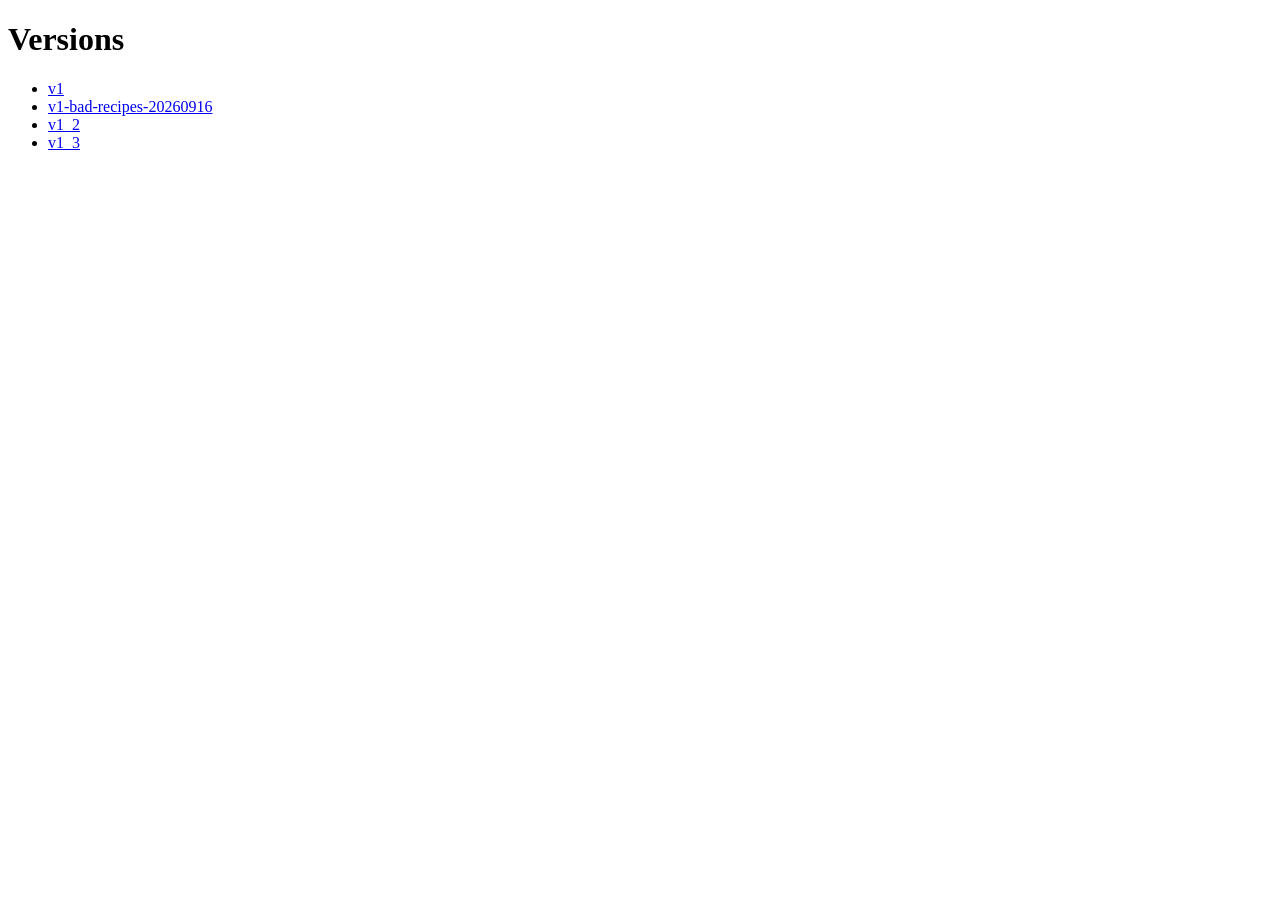
<file: index.html>
<!doctype html><html lang="en"><meta charset="utf-8"><title>Versions</title><h1>Versions</h1><ul><li><a href="v1/">v1</a></li>
<li><a href="v1-bad-recipes-20260916/">v1-bad-recipes-20260916</a></li>
<li><a href="v1_2/">v1_2</a></li>
<li><a href="v1_3/">v1_3</a></li></ul>
</file>
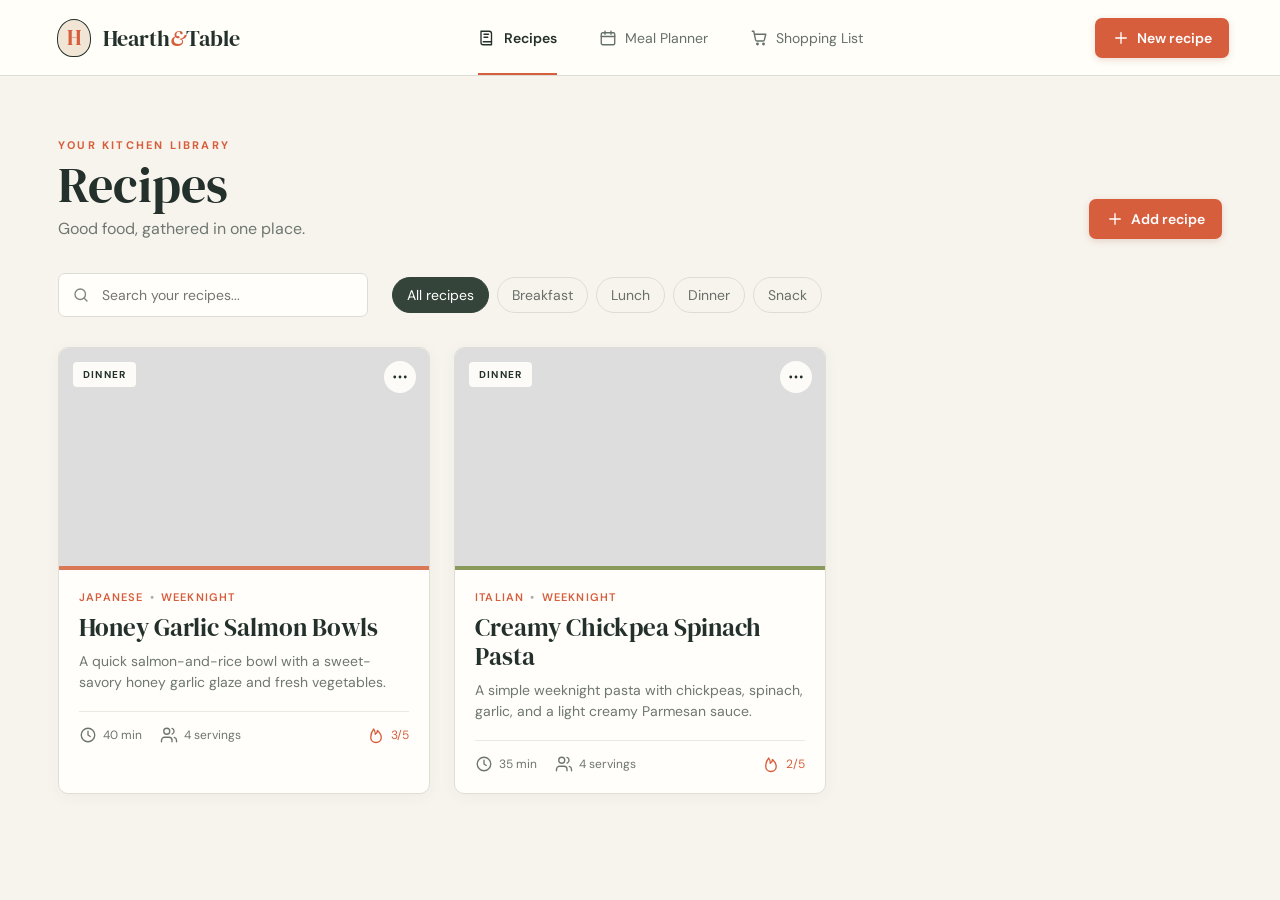
<file: v1-bad-recipes-20260916/index.html>
<!doctype html>
<html lang="en">
  <head><meta charset="UTF-8"><meta name="viewport" content="width=device-width, initial-scale=1.0"><title>Website</title>  <script type="module" crossorigin src="./assets/index-BUJwq8ZK.js"></script>
  <link rel="stylesheet" crossorigin href="./assets/index-Ddflb8c-.css">
</head>
  <body><div id="root"></div></body>
</html>
</file>
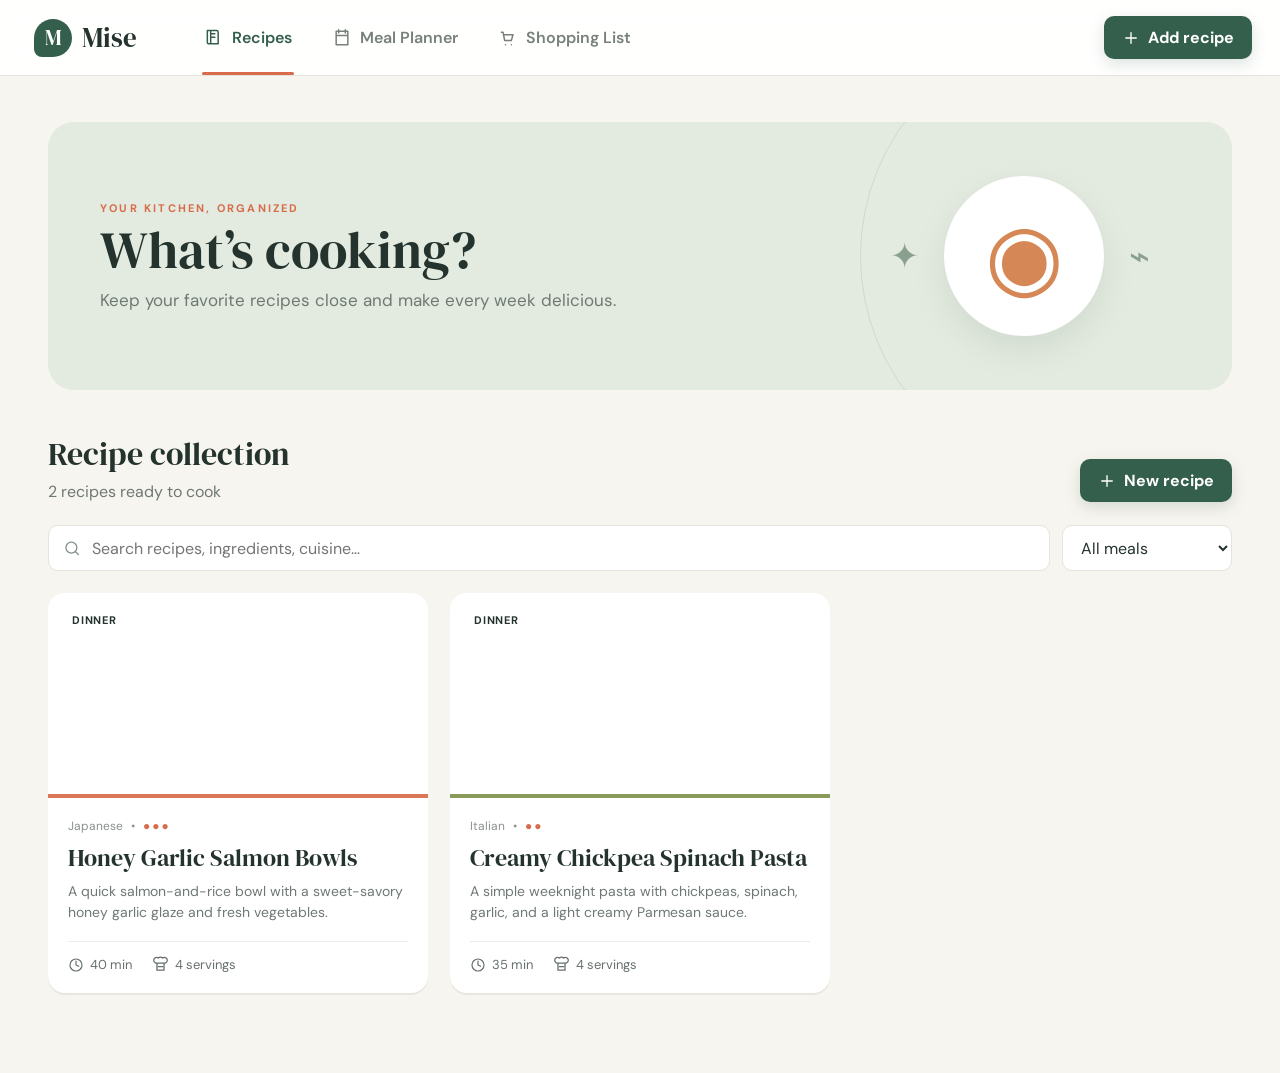
<file: v1/index.html>
<!doctype html>
<html lang="en">
  <head><meta charset="UTF-8"><meta name="viewport" content="width=device-width, initial-scale=1.0"><title>Website</title>  <script type="module" crossorigin src="./assets/index-CPtRB4Ty.js"></script>
  <link rel="stylesheet" crossorigin href="./assets/index-DMg7ZIgM.css">
</head>
  <body><div id="root"></div></body>
</html>
</file>
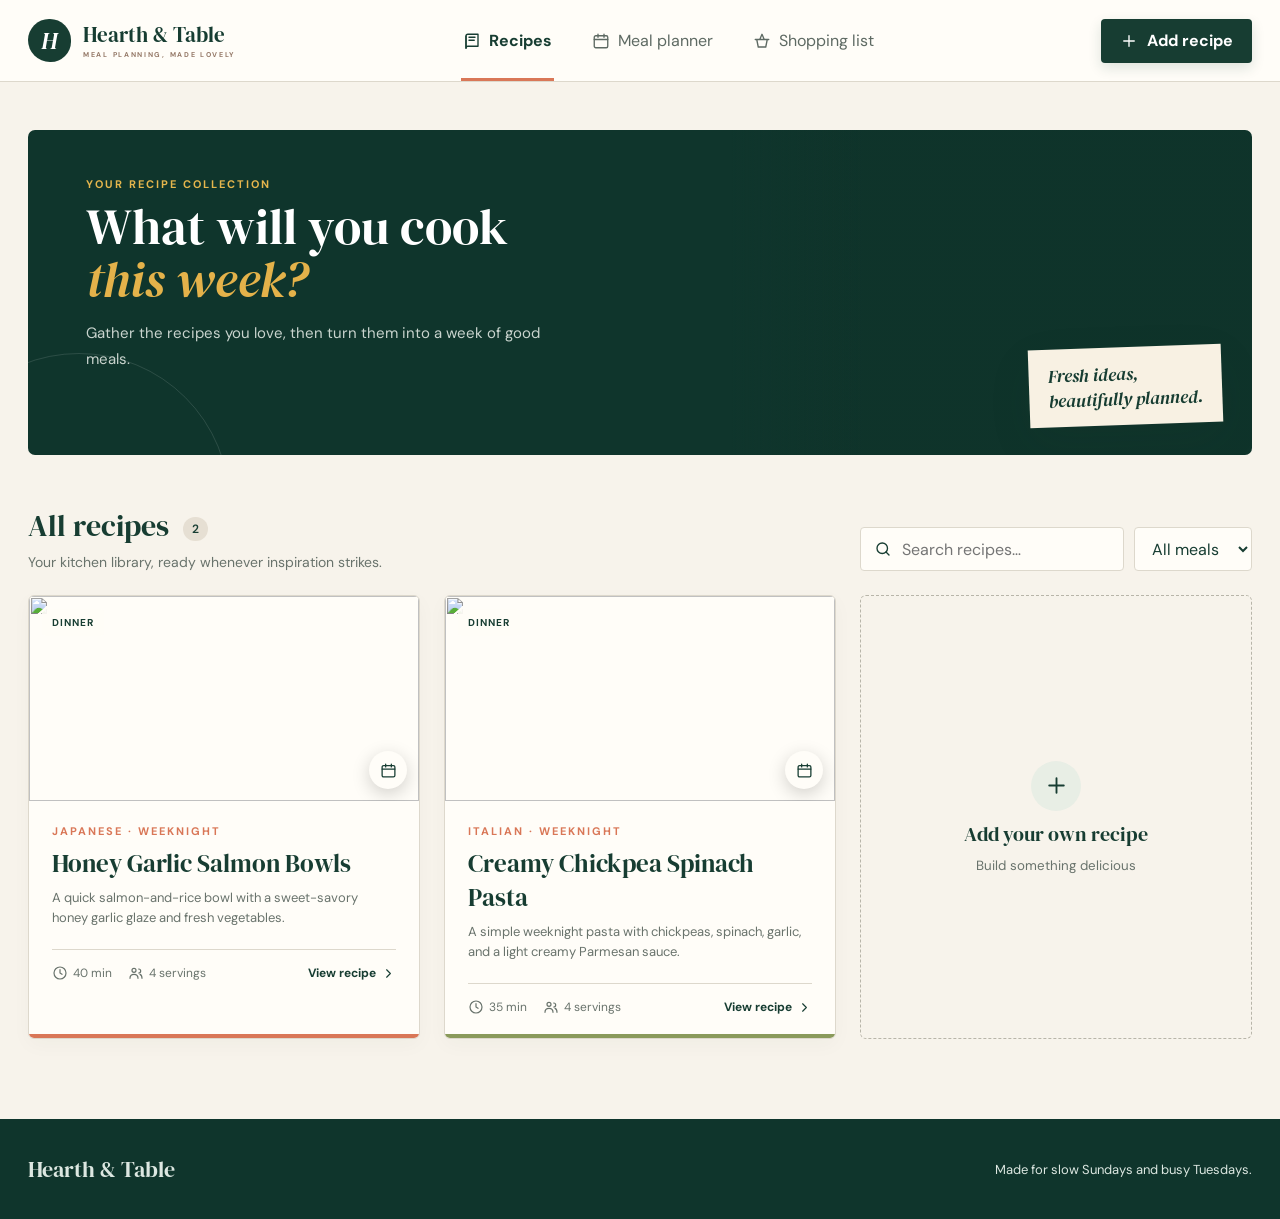
<file: v1_2/index.html>
<!doctype html>
<html lang="en">
  <head><meta charset="UTF-8"><meta name="viewport" content="width=device-width, initial-scale=1.0"><title>Website</title>  <script type="module" crossorigin src="./assets/index-DJh2CyDp.js"></script>
  <link rel="stylesheet" crossorigin href="./assets/index-9cpbtpyS.css">
</head>
  <body><div id="root"></div></body>
</html>
</file>
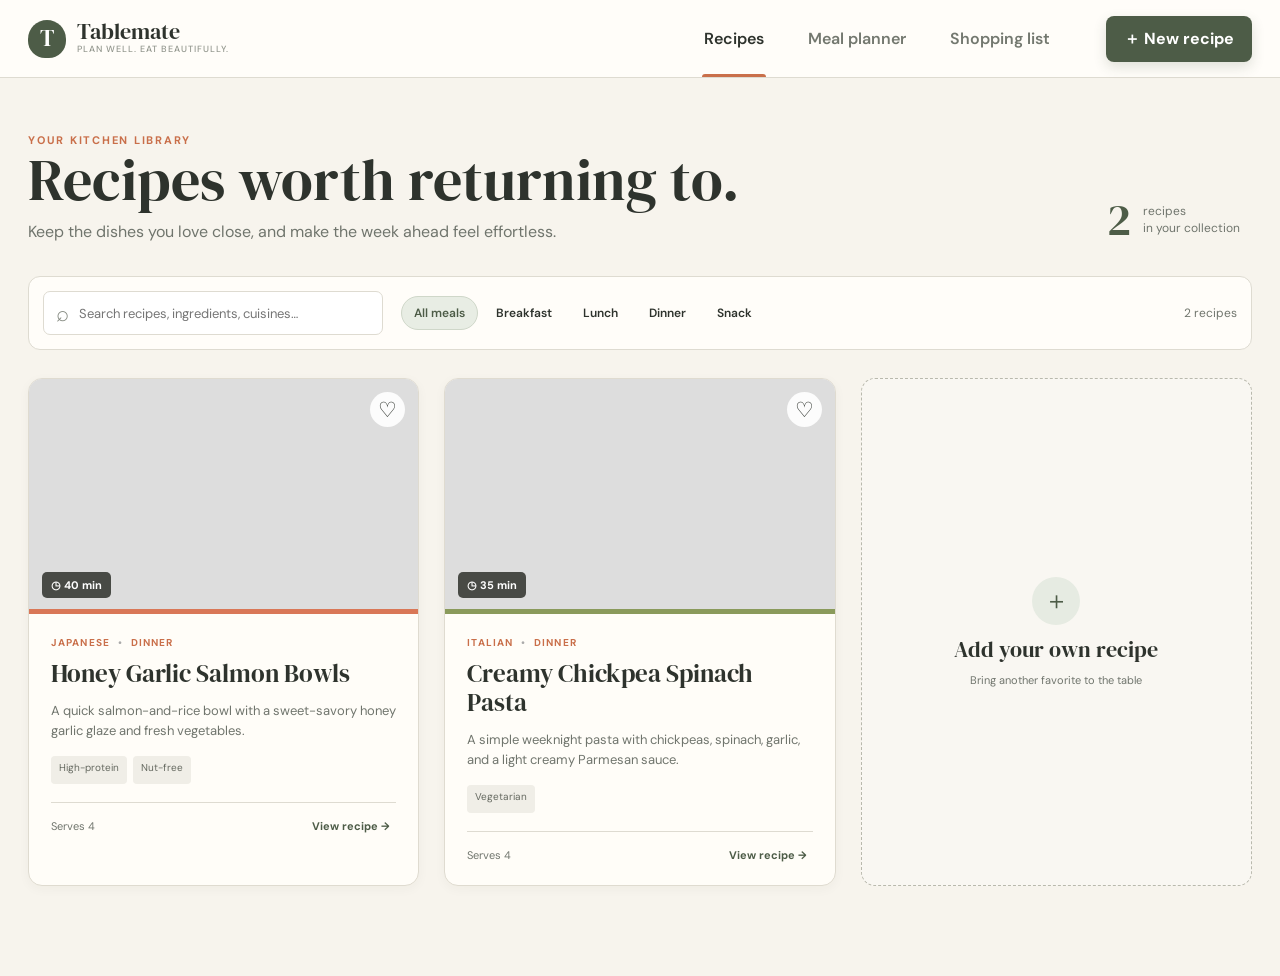
<file: v1_3/index.html>
<!doctype html>
<html lang="en">
  <head><meta charset="UTF-8"><meta name="viewport" content="width=device-width, initial-scale=1.0"><title>Website</title>  <script type="module" crossorigin src="./assets/index-DQcn-urZ.js"></script>
  <link rel="stylesheet" crossorigin href="./assets/index-zoEYWkVz.css">
</head>
  <body><div id="root"></div></body>
</html>
</file>
<file: v1-bad-recipes-20260916/assets/index-Ddflb8c-.css>
@import"https://fonts.googleapis.com/css2?family=DM+Sans:wght@400;500;600;700&family=DM+Serif+Display&display=swap";:root{--ink:#24302b;--muted:#6f7771;--cream:#f7f4ed;--paper:#fffefa;--line:#deddd5;--orange:#d75e3d;--sage:#637862}*{box-sizing:border-box}body{margin:0;font-family:DM Sans,sans-serif;color:var(--ink);background:var(--cream);font-size:14px}button,input,textarea,select{font:inherit;color:inherit}button{cursor:pointer}.icon{flex:none}.app-shell{min-height:100vh}.topbar{height:76px;background:#fffefaf5;border-bottom:1px solid var(--line);display:flex;align-items:center;padding:0 4vw;position:sticky;top:0;z-index:50}.brand{display:flex;align-items:center;gap:12px;border:0;background:none;font-family:"DM Serif Display",serif;font-size:22px;margin-right:auto}.brand>span:last-child span{color:var(--orange);font-style:italic}.brandmark{width:34px;height:38px;border:1.5px solid var(--ink);border-radius:50% 50% 45% 45%;display:grid;place-items:center;font-size:21px;color:var(--orange);background:#f1e5d5}.topbar nav{display:flex;height:100%;gap:6px}.topbar nav button{border:0;background:none;padding:0 18px;display:flex;align-items:center;gap:8px;color:#66706a;position:relative}.topbar nav button.active{color:var(--ink);font-weight:600}.topbar nav button.active:after{content:"";height:2px;background:var(--orange);position:absolute;bottom:0;left:18px;right:18px}.new-recipe,.primary{border:0;background:var(--orange);color:#fff;border-radius:7px;padding:11px 17px;display:flex;align-items:center;justify-content:center;gap:7px;font-weight:600;box-shadow:0 2px 7px #9a452630}.new-recipe{margin-left:auto}.page,.detail{max-width:1220px;margin:0 auto;padding:62px 28px 90px}.eyebrow{font-size:11px;letter-spacing:2.2px;color:var(--orange);font-weight:700;margin-bottom:8px}.title-row{display:flex;align-items:flex-end;justify-content:space-between;margin-bottom:34px}.title-row h1,.form-header h1{font:50px/1 "DM Serif Display",serif;margin:0 0 8px}.title-row p,.form-header p{color:var(--muted);font-size:16px;margin:0}.catalog-tools{display:flex;align-items:center;gap:24px;margin-bottom:30px}.search{position:relative;display:flex;align-items:center}.search svg{position:absolute;left:14px;color:#7f857f}.search input{width:310px;padding:12px 14px 12px 43px;border:1px solid var(--line);background:var(--paper);border-radius:7px;outline:none}.search input:focus{border-color:#9aa99a;box-shadow:0 0 0 3px #71876b18}.pills{display:flex;gap:8px}.pills button,.chips button{border:1px solid var(--line);background:transparent;border-radius:99px;padding:8px 14px;color:#697069}.pills button.active,.chips button.selected{background:#34443b;color:#fff;border-color:#34443b}.recipe-grid{display:grid;grid-template-columns:repeat(3,1fr);gap:24px}.recipe-card{background:var(--paper);border:1px solid #e1ded6;border-radius:10px;overflow:hidden;box-shadow:0 3px 15px #4e4a3d0b;cursor:pointer;transition:.25s}.recipe-card:hover{transform:translateY(-4px);box-shadow:0 12px 30px #4e4a3d18}.card-image{height:222px;position:relative;background:#ddd;border-bottom:4px solid var(--accent)}.card-image img{width:100%;height:100%;object-fit:cover}.meal-badge{background:#fffefaec;padding:6px 10px;border-radius:4px;font-size:10px;text-transform:uppercase;letter-spacing:1.2px;font-weight:700}.card-image .meal-badge{position:absolute;left:14px;top:14px}.round-more{position:absolute;right:13px;top:13px;border:0;background:#fffefaeb;border-radius:50%;width:32px;height:32px;display:grid;place-items:center}.card-body{padding:20px}.card-meta{font-size:11px;text-transform:uppercase;letter-spacing:1.2px;color:var(--orange);font-weight:600}.card-meta .dot{margin:0 6px;color:#aaa}.card-body h2{font:25px/1.15 "DM Serif Display",serif;margin:9px 0}.card-body>p{color:var(--muted);line-height:1.5;margin:0;height:42px;overflow:hidden}.stats{display:flex;border-top:1px solid #ebe9e2;margin-top:18px;padding-top:14px;gap:18px;color:#6e756f;font-size:12px}.stats span{display:flex;gap:6px;align-items:center}.stats .spice{margin-left:auto;color:var(--orange)}.empty{text-align:center;padding:80px 20px;border:1px dashed #ccc8bc;border-radius:10px}.back{border:0;background:none;padding:0;display:flex;align-items:center;gap:8px;color:#68706a;margin-bottom:24px}.detail{max-width:1100px}.detail-hero{height:475px;border-radius:13px;overflow:hidden;position:relative}.detail-hero>img{width:100%;height:100%;object-fit:cover}.detail-overlay{position:absolute;top:0;right:0;bottom:0;left:0;background:linear-gradient(transparent 25%,#17201bd9)}.detail-title{position:absolute;left:46px;right:46px;bottom:38px;color:#fff}.detail-title h1{font:52px/1.05 "DM Serif Display",serif;margin:14px 0 8px}.detail-title>p{font-size:16px;max-width:620px;color:#f1f1ed}.hero-stats{display:flex;gap:30px;margin-top:22px}.hero-stats span{display:flex;gap:5px}.detail-grid{display:grid;grid-template-columns:1fr 1.12fr;gap:75px;padding:55px 30px}.section-heading{display:flex;justify-content:space-between;border-bottom:1px solid var(--line);padding-bottom:16px;margin-bottom:22px}.section-heading>div{display:flex;align-items:center;gap:10px}.section-number{font-size:11px;color:var(--orange);font-weight:700}.section-heading h2{font:30px "DM Serif Display",serif;margin:0}.section-heading>span{color:var(--muted)}.ingredient-section h3{text-transform:uppercase;letter-spacing:1.4px;font-size:11px;color:var(--orange);margin:25px 0 12px}.ingredient-line{display:flex;align-items:center;gap:12px;padding:9px 0}.check-circle{width:19px;height:19px;border:1px solid #b9bdb7;border-radius:50%}.ingredient-line em{font-size:11px;color:var(--muted);margin-left:6px}.method-step{display:grid;grid-template-columns:42px 1fr;gap:14px;margin-bottom:26px}.method-step>span{font:24px "DM Serif Display";color:#c7c1b4}.method-step p{margin:0;line-height:1.6}.method-step small{color:var(--orange);display:flex;align-items:center;gap:5px;margin-top:8px}.sticky-add{position:sticky;bottom:18px;background:#2f4037;color:#fff;border-radius:9px;padding:17px 22px;display:flex;justify-content:space-between;align-items:center;box-shadow:0 10px 40px #17201945}.sticky-add>div{display:flex;flex-direction:column}.sticky-add span{font-size:12px;color:#bec8c0}.form-page{max-width:980px}.form-header{display:flex;justify-content:space-between;align-items:flex-end;padding-bottom:34px;border-bottom:1px solid var(--line)}.form-actions,.bottom-save{display:flex;gap:10px}.secondary{border:1px solid var(--line);background:var(--paper);border-radius:7px;padding:10px 18px;font-weight:600}.form-section{display:grid;grid-template-columns:215px 1fr;gap:45px;padding:42px 0;border-bottom:1px solid var(--line)}.form-section-title{display:flex;gap:13px}.form-section-title>span{font-size:11px;color:var(--orange);font-weight:700;margin-top:7px}.form-section-title h2{font:26px "DM Serif Display";margin:0}.form-section-title p{color:var(--muted);font-size:13px;line-height:1.5}.form-grid{display:grid;grid-template-columns:repeat(2,1fr);gap:22px 18px}.field{display:flex;flex-direction:column;gap:8px}.field.wide,.repeat-list,.steps-list,.add-outline,.toggle-row,.plan-fields{grid-column:1/-1}.field label{font-size:12px;font-weight:600}.field label span{font-weight:400;color:#92968f;margin-left:4px}.field input,.field textarea,.field select,.ingredient-row input,.ingredient-row select,.step-edit textarea,.timer-field{width:100%;border:1px solid #d7d6ce;border-radius:6px;background:var(--paper);padding:11px 12px;outline:none}.field textarea{resize:vertical}.field input:focus,.field textarea:focus,.field select:focus{border-color:#879784}.chips{display:flex;flex-wrap:wrap;gap:8px}.chips button{display:flex;align-items:center}.stepper{display:flex;border:1px solid var(--line);background:var(--paper);border-radius:6px;width:145px;justify-content:space-between;align-items:center}.stepper button{border:0;background:none;width:40px;padding:10px}.total strong{border:1px solid transparent;padding:11px 0;color:var(--orange)}.spice-control input{accent-color:var(--orange)}.range-label{display:flex;justify-content:space-between;color:var(--muted);font-size:11px}.upload{border:1px dashed #bfc1ba;border-radius:8px;padding:18px;display:grid;grid-template-columns:36px 1fr 1.4fr;gap:12px;align-items:center;color:#647166}.upload div{display:flex;flex-direction:column}.upload span{font-size:11px;color:var(--muted)}.upload input{padding:10px;border:1px solid var(--line);border-radius:5px}.color-row{display:flex;gap:12px}.color-row button{width:36px;height:36px;border-radius:50%;border:3px solid var(--paper);outline:1px solid transparent;color:#fff;display:grid;place-items:center}.color-row button.selected{outline-color:#4b574f}.ingredient-row{display:grid;grid-template-columns:40px .75fr 1.8fr .55fr .7fr .72fr 36px;gap:8px;align-items:center;margin-bottom:10px}.reorder{display:flex;flex-direction:column}.reorder button,.step-buttons button{border:0;background:none;color:#93958f;padding:1px}.mini-check{font-size:11px;display:flex;align-items:center;gap:5px}.mini-check input{width:auto}.icon-button{border:0;background:none;color:#a06a5c}.add-row{display:flex;gap:20px;grid-column:1/-1}.add-row button,.add-outline{border:0;background:none;color:var(--orange);font-weight:600;display:flex;align-items:center;gap:6px}.step-edit{display:grid;grid-template-columns:38px 1fr 110px 30px;gap:10px;margin-bottom:12px;align-items:start}.step-num{width:32px;height:32px;background:#e8e6dd;border-radius:50%;display:grid;place-items:center;font:16px "DM Serif Display"}.step-edit textarea{resize:vertical;min-height:72px}.timer-field{display:flex;align-items:center;padding:9px 7px}.timer-field input{min-width:0;width:35px;border:0;background:none}.timer-field span{font-size:11px;color:#888}.step-buttons{display:flex;flex-direction:column}.add-outline{border:1px dashed #c9c7bf;padding:12px;justify-content:center;border-radius:6px}.toggle-row{display:flex;justify-content:space-between;align-items:center;padding:8px 0}.toggle-row>div{display:flex;flex-direction:column}.toggle-row small{color:var(--muted);margin-top:4px}.toggle{width:42px;height:24px;border:0;border-radius:30px;background:#c5c6c1;padding:3px;transition:.2s}.toggle span{display:block;width:18px;height:18px;background:#fff;border-radius:50%;transition:.2s}.toggle.on{background:var(--sage)}.toggle.on span{transform:translate(18px)}.plan-fields{display:grid;grid-template-columns:repeat(3,1fr);gap:14px;border-top:1px solid #e2e0d7;padding-top:18px}.options-wrap{margin:30px 0;position:relative}.options-button{width:100%;border:1px solid var(--line);background:var(--paper);border-radius:8px;padding:16px 18px;display:flex;justify-content:space-between;align-items:center}.options-button>span{display:flex;align-items:center;gap:12px}.options-button>span>span{display:flex;flex-direction:column;text-align:left}.options-button small{color:var(--muted)}.options-menu{background:var(--paper);border:1px solid var(--line);border-top:0;padding:18px;border-radius:0 0 8px 8px}.measurement{display:flex;justify-content:space-between;align-items:center;padding-top:14px;border-top:1px solid var(--line);margin-top:10px}.measurement>div{background:#eeece5;padding:3px;border-radius:6px}.measurement button{border:0;background:transparent;padding:7px 11px;border-radius:4px}.measurement button.active{background:#fff;box-shadow:0 1px 4px #3332}.bottom-save{justify-content:flex-end}.week-nav{display:flex;align-items:center;gap:10px;background:var(--paper);border:1px solid var(--line);border-radius:7px;padding:4px}.week-nav button{border:0;background:none;padding:8px;display:grid}.week-nav .next{transform:rotate(180deg)}.week-nav b{font-size:13px;min-width:220px;text-align:center}.calendar-grid{display:grid;grid-template-columns:115px repeat(7,minmax(120px,1fr));background:var(--paper);border:1px solid var(--line);border-radius:10px;overflow:auto}.corner,.day-head{height:74px;border-bottom:1px solid var(--line)}.day-head{text-align:center;padding:12px;border-left:1px solid var(--line);display:flex;flex-direction:column}.day-head span{text-transform:uppercase;font-size:10px;letter-spacing:1px;color:var(--muted)}.day-head b{font:25px "DM Serif Display"}.day-head.today b{color:#fff;background:var(--orange);border-radius:50%;width:31px;height:31px;margin:auto}.calendar-row{display:contents}.slot-label{min-height:118px;border-bottom:1px solid var(--line);padding:18px 12px;text-transform:uppercase;letter-spacing:1.2px;font-size:10px;font-weight:700;color:#858982}.meal-cell{min-height:118px;border-left:1px solid var(--line);border-bottom:1px solid var(--line);padding:8px}.add-meal{width:100%;height:100%;min-height:99px;border:1px dashed transparent;background:none;color:#a3a69f;display:flex;flex-direction:column;align-items:center;justify-content:center;gap:5px;border-radius:6px}.add-meal:hover{border-color:#bbbdb5;color:var(--orange);background:#faf8f2}.planned{height:100%;min-height:99px;background:color-mix(in srgb,var(--accent) 10%,#fff);border-left:3px solid var(--accent);padding:12px 9px;display:flex;justify-content:space-between;border-radius:4px}.planned>div{display:flex;flex-direction:column}.planned small{text-transform:uppercase;font-size:9px;color:#727871}.planned b{font-family:"DM Serif Display";font-size:15px;line-height:1.2;margin:5px 0}.planned span{font-size:10px;color:#777}.planned button{border:0;background:none;align-self:flex-start;padding:0}.modal-backdrop{position:fixed;top:0;right:0;bottom:0;left:0;background:#1c251f99;display:grid;place-items:center;z-index:100;padding:20px}.modal{background:var(--paper);width:min(530px,100%);max-height:80vh;border-radius:12px;box-shadow:0 25px 80px #0005;display:flex;flex-direction:column}.modal-head{display:flex;justify-content:space-between;padding:22px 24px 14px}.modal-head span{font-size:11px;color:var(--orange);text-transform:uppercase;font-weight:700;letter-spacing:1px}.modal-head h2{font:28px "DM Serif Display";margin:4px 0}.modal-head button{border:0;background:none}.modal-search{margin:0 24px 12px}.modal-search input{width:100%}.picker-list{overflow:auto;padding:0 12px}.picker-list>button{width:100%;border:0;border-top:1px solid #e8e5dc;background:none;display:grid;grid-template-columns:55px 1fr 20px;gap:12px;align-items:center;text-align:left;padding:12px}.picker-list img{width:55px;height:48px;object-fit:cover;border-radius:5px}.picker-list span{display:flex;flex-direction:column}.picker-list small{color:var(--muted);margin-top:4px}.remove-meal{margin:12px 24px 20px;border:1px solid #e4c4bc;background:#fff7f4;color:#aa4b35;padding:10px;border-radius:6px;display:flex;gap:8px;justify-content:center}.week-nav.compact b{min-width:120px}.shopping-summary{background:#34453b;color:#fff;border-radius:9px;padding:20px 24px;display:grid;grid-template-columns:50px 160px 1fr auto;gap:16px;align-items:center;margin-bottom:28px}.bag{width:44px;height:44px;background:#ffffff18;border-radius:50%;display:grid;place-items:center}.shopping-summary>div:nth-child(2){display:flex;flex-direction:column}.shopping-summary span,.shopping-summary small{color:#cbd2cd}.progress{height:5px;background:#ffffff24;border-radius:5px;overflow:hidden}.progress span{display:block;height:100%;background:#e08a66}.shopping-layout{display:grid;grid-template-columns:1fr 280px;gap:30px}.shopping-groups{display:grid;grid-template-columns:1fr 1fr;gap:20px;align-items:start}.shopping-group{background:var(--paper);border:1px solid var(--line);border-radius:8px;padding:20px}.shopping-group h2{font:23px "DM Serif Display";margin:0 0 10px;padding-bottom:12px;border-bottom:1px solid var(--line);display:flex;justify-content:space-between}.shopping-group h2 span{font:11px DM Sans;background:#e7e9e2;border-radius:50%;width:22px;height:22px;display:grid;place-items:center}.shop-item{display:grid;grid-template-columns:26px 1fr auto;align-items:center;padding:11px 0;border-bottom:1px solid #eeece6}.shop-item:last-child{border:0}.item-check{width:19px;height:19px;border:1px solid #aeb3ac;background:#fff;border-radius:4px;padding:1px;display:grid;place-items:center}.shop-item.done>span{text-decoration:line-through;color:#999}.shop-item>span{display:flex;flex-direction:column}.shop-item small{color:var(--muted);margin-top:2px}.pantry-label{font-size:10px;color:#888;display:flex;align-items:center;gap:4px}.shopping-layout aside{background:#ece9df;padding:22px;border-radius:8px;height:max-content}.shopping-layout aside h3{font:21px "DM Serif Display";margin-top:0}.aside-recipe{display:flex;gap:10px;padding:11px 0;border-bottom:1px solid #d4d1c7}.aside-recipe>span{width:4px;border-radius:3px}.aside-recipe div{display:flex;flex-direction:column}.aside-recipe small,.shopping-layout aside p{color:var(--muted);font-size:11px;margin-top:3px}.shopping-layout aside p{line-height:1.5;margin-top:20px}.illustrated .empty-icon{width:76px;height:76px;background:#e5e7df;border-radius:50%;display:grid;place-items:center;margin:0 auto 18px;color:var(--sage)}.illustrated p{max-width:460px;margin:auto;color:var(--muted);line-height:1.6}@media(max-width:900px){.topbar{padding:0 16px}.topbar nav button{font-size:0;padding:0 12px}.new-recipe{font-size:0}.recipe-grid{grid-template-columns:repeat(2,1fr)}.form-section{grid-template-columns:1fr;gap:15px}.detail-grid{gap:30px;padding-left:0;padding-right:0}.shopping-layout{grid-template-columns:1fr}.calendar-grid{grid-template-columns:90px repeat(7,130px)}}@media(max-width:620px){.brand>span:last-child{display:none}.page,.detail{padding:38px 16px 70px}.title-row,.form-header{align-items:flex-start;gap:20px}.title-row h1,.form-header h1{font-size:40px}.catalog-tools{align-items:stretch;flex-direction:column}.search input{width:100%}.pills{overflow:auto}.recipe-grid{grid-template-columns:1fr}.recipe-card{max-width:450px}.detail-hero{height:480px}.detail-title{left:24px;right:24px}.detail-title h1{font-size:40px}.detail-grid{grid-template-columns:1fr}.sticky-add>div{display:none}.form-actions{display:none}.form-grid{grid-template-columns:1fr}.ingredient-row{grid-template-columns:32px 1fr 1fr 36px}.ingredient-row .ingredient-search{grid-column:2/-1}.ingredient-row .mini-check{grid-column:2/3}.step-edit{grid-template-columns:34px 1fr}.timer-field{grid-column:2}.step-buttons{grid-column:1;grid-row:2}.upload{grid-template-columns:35px 1fr}.upload input{grid-column:1/-1}.plan-fields{grid-template-columns:1fr}.shopping-summary{grid-template-columns:50px 1fr}.shopping-summary .progress,.shopping-summary>small{grid-column:1/-1}.shopping-groups{grid-template-columns:1fr}.week-nav b{min-width:auto}.title-row{flex-wrap:wrap}}
</file>
<file: v1/assets/index-DMg7ZIgM.css>
@import"https://fonts.googleapis.com/css2?family=DM+Sans:wght@400;500;600;700&family=DM+Serif+Display&display=swap";:root{--ink:#24332d;--muted:#6f7974;--cream:#f7f5ef;--paper:#fff;--line:#e5e3dc;--green:#355f4d;--sage:#dfe8df;--orange:#d86b4b;--shadow:0 10px 35px rgba(40,55,47,.08)}*{box-sizing:border-box}body{margin:0;background:var(--cream);color:var(--ink);font-family:DM Sans,sans-serif}button,input,select,textarea{font:inherit;color:inherit}button{cursor:pointer}img{max-width:100%;display:block}.app-shell{min-height:100vh}.topbar{height:76px;background:#fffffff0;border-bottom:1px solid var(--line);display:flex;align-items:center;padding:0 max(28px,calc((100vw - 1280px)/2));gap:45px;position:sticky;top:0;z-index:20;-webkit-backdrop-filter:blur(12px);backdrop-filter:blur(12px)}.brand{border:0;background:none;display:flex;align-items:center;gap:10px;font-family:"DM Serif Display";font-size:27px}.brand-mark{display:grid;place-items:center;width:38px;height:38px;border-radius:50% 50% 50% 8px;background:var(--green);color:#fff;font-size:21px}.topbar nav{display:flex;height:100%;gap:8px}.topbar nav button{border:0;background:none;padding:0 16px;display:flex;gap:8px;align-items:center;font-weight:600;color:#778079;position:relative}.topbar nav button.active{color:var(--green)}.topbar nav button.active:after{content:"";height:3px;border-radius:3px;background:var(--orange);position:absolute;left:14px;right:14px;bottom:0}.header-add{margin-left:auto}.primary,.secondary{border:0;border-radius:10px;padding:11px 18px;display:inline-flex;align-items:center;justify-content:center;gap:8px;font-weight:700}.primary{background:var(--green);color:#fff;box-shadow:0 5px 15px #355f4d2e}.primary:hover{background:#284b3d}.secondary{background:#fff;border:1px solid #d9dcd7}.page{max-width:1240px;margin:0 auto;padding:46px 28px 80px}.hero{min-height:250px;background:#e3eadf;border-radius:26px;padding:44px 52px;display:flex;align-items:center;overflow:hidden;position:relative}.hero:before{content:"";position:absolute;width:450px;height:450px;border:1px solid rgba(53,95,77,.12);border-radius:50%;right:-80px}.hero h1,.page-heading h1,.form-title h1,.detail-copy h1{font: 52px/1.05 "DM Serif Display";margin:8px 0 12px}.hero p:not(.eyebrow),.page-heading>div>p:last-child,.form-title>div>p{font-size:17px;color:var(--muted);margin:0}.eyebrow{font-size:11px!important;letter-spacing:2.2px;font-weight:700;color:var(--orange)!important;margin:0}.hero-art{margin-left:auto;width:320px;height:180px;display:flex;align-items:center;justify-content:center;gap:25px;color:#89a08e;font-size:35px}.hero-art .plate{display:grid;place-items:center;background:#fff;width:160px;height:160px;border-radius:50%;box-shadow:0 14px 30px #8ba08f30;font-size:90px;color:#d58755}.section-heading,.page-heading{display:flex;align-items:flex-end;justify-content:space-between;margin:42px 0 23px}.section-heading h2{font: 32px "DM Serif Display";margin:0}.section-heading p{color:var(--muted);margin:5px 0 0}.filters{display:flex;gap:12px;margin-bottom:22px}.search{height:46px;flex:1;border:1px solid var(--line);background:#fff;border-radius:10px;display:flex;align-items:center;gap:10px;padding:0 14px;color:#839087}.search input{width:100%;border:0;outline:0;background:transparent}.filters select,.modal-pickers select,.modal-pickers input{min-width:170px;border:1px solid var(--line);border-radius:10px;background:#fff;padding:0 14px}.recipe-grid{display:grid;grid-template-columns:repeat(3,1fr);gap:22px}.recipe-card{background:#fff;border-radius:17px;overflow:hidden;box-shadow:0 2px #e8e6df;transition:.2s;cursor:pointer}.recipe-card:hover{transform:translateY(-4px);box-shadow:var(--shadow)}.card-image{height:205px;position:relative;border-bottom:4px solid var(--accent)}.card-image img{width:100%;height:100%;object-fit:cover}.meal-badge,.pill{position:absolute;top:14px;left:14px;padding:6px 10px;background:#ffffffeb;border-radius:20px;font-size:11px;font-weight:700;text-transform:uppercase;letter-spacing:.8px}.card-body{padding:20px}.card-meta{display:flex;gap:8px;font-size:12px;color:#8a908d}.spice{color:var(--orange);letter-spacing:2px}.card-body h3{font: 24px "DM Serif Display";margin:7px 0}.card-body>p{color:var(--muted);font-size:14px;line-height:1.5;height:42px;overflow:hidden;margin:0}.card-footer{border-top:1px solid #eeece7;margin-top:18px;padding-top:14px;display:flex;gap:20px;color:#66716b;font-size:13px}.card-footer span{display:flex;gap:6px;align-items:center}.empty{text-align:center;padding:80px 20px;color:var(--muted)}.empty>span{font-size:42px}.empty h3{font: 27px "DM Serif Display";color:var(--ink);margin:10px}.back{background:none;border:0;color:var(--green);font-weight:700;padding:0;margin-bottom:20px}.detail-hero{display:grid;grid-template-columns:50% 50%;background:#fff;border-radius:22px;overflow:hidden;box-shadow:var(--shadow)}.detail-hero>img{width:100%;height:100%;min-height:500px;object-fit:cover}.detail-copy{padding:55px}.detail-copy .pill{position:static;display:inline-block;background:var(--sage)}.detail-copy p{font-size:17px;line-height:1.6;color:var(--muted)}.tags{display:flex;gap:8px;flex-wrap:wrap}.tags span{background:#f3f1eb;padding:6px 10px;border-radius:20px;font-size:12px}.detail-stats{display:grid;grid-template-columns:repeat(4,1fr);border-block:1px solid var(--line);padding:20px 0;margin:25px 0}.detail-stats div{display:flex;flex-direction:column}.detail-stats small{font-size:10px;color:var(--muted);letter-spacing:1px}.recipe-content{display:grid;grid-template-columns:1fr 1.2fr;gap:24px;margin-top:24px}.paper{background:#fff;padding:35px;border-radius:16px}.paper h2{font: 31px "DM Serif Display";margin:0 0 25px}.ingredient-section h3{text-transform:uppercase;letter-spacing:1.5px;font-size:11px;color:var(--orange);margin-top:25px}.ingredient-line{display:flex;justify-content:space-between;border-bottom:1px solid #eeece8;padding:11px 0;font-size:14px}.ingredient-line em{font-size:11px;color:var(--muted)}.step{display:grid;grid-template-columns:35px 1fr;gap:15px;margin-bottom:22px}.step>span,.step-number{width:32px;height:32px;display:grid;place-items:center;border-radius:50%;background:var(--green);color:#fff;font-weight:700}.step p{margin:4px 0 7px;line-height:1.55}.step small{color:var(--orange);display:flex;gap:5px;align-items:center}.form-page{max-width:1050px}.form-title{display:flex;justify-content:space-between;align-items:flex-end;margin-bottom:35px}.form-title h1{font-size:47px}.draft-chip{padding:8px 13px;background:var(--sage);color:var(--green);border-radius:20px;font-size:12px;font-weight:700}.form-section{background:#fff;border:1px solid var(--line);border-radius:17px;margin-bottom:18px;display:grid;grid-template-columns:230px 1fr;padding:28px}.form-section-title{display:flex;gap:14px}.form-section-title>span{font: 18px "DM Serif Display";color:var(--orange)}.form-section-title h2{font: 23px "DM Serif Display";margin:0}.form-section-title p{font-size:12px;color:var(--muted);margin:5px 0}.form-fields{display:grid;grid-template-columns:repeat(2,1fr);gap:20px}.field{display:flex;flex-direction:column;gap:7px}.field.wide,.rows.wide,.image-picker,.toggle-row{grid-column:1/-1}.field label{font-size:12px;font-weight:700}.field>input,.field>select,.field>textarea,.suffix-input{border:1px solid #dcded9;border-radius:9px;background:#fdfdfb;padding:11px 12px;outline:0}.field>input:focus,.field>textarea:focus{border-color:var(--green)}.suffix-input{display:flex;padding:0;overflow:hidden}.suffix-input input{border:0;padding:11px;width:100%;outline:0}.suffix-input span{padding:11px;color:var(--muted);background:#f5f4ef}.choice-chips,.swatches{display:flex;gap:8px;flex-wrap:wrap}.choice-chips button{border:1px solid #dfe1dc;background:#faf9f6;padding:8px 11px;border-radius:8px;font-size:12px}.choice-chips button.selected{border-color:var(--green);background:var(--sage);color:var(--green);font-weight:700}.stepper{height:43px;border:1px solid var(--line);border-radius:9px;display:flex;align-items:center;justify-content:space-between}.stepper button{height:100%;width:40px;border:0;background:none;font-size:20px}.total-field strong{font: 25px "DM Serif Display"}.total-field small{color:var(--muted)}.spice-control label{display:flex;justify-content:space-between}.spice-control input{accent-color:var(--orange);padding:0}.spice-control>div{display:flex;justify-content:space-between;color:var(--muted);font-size:11px}.image-picker{display:flex;align-items:center;gap:20px}.preview{width:140px;height:100px;border-radius:10px;overflow:hidden}.preview img{width:100%;height:100%;object-fit:cover}.upload{position:relative}.upload input{position:absolute;opacity:0;top:0;right:0;bottom:0;left:0}.image-picker p{font-size:11px;color:var(--muted)}.swatches button{width:33px;height:33px;border-radius:50%;border:3px solid white;box-shadow:0 0 0 1px #ddd}.swatches button.selected{box-shadow:0 0 0 2px var(--ink)}.ingredient-row{display:grid;grid-template-columns:100px 1.7fr 70px 95px 85px 90px;gap:8px;padding:12px 0;border-bottom:1px solid #eeece8}.ingredient-row>input,.ingredient-row>select,.method-row textarea,.method-row label{min-width:0;border:1px solid #dcded9;border-radius:8px;padding:9px;background:#fdfdfb}.mini-check{display:flex;align-items:center;font-size:11px}.row-actions{display:flex;align-items:center}.row-actions button{border:0;background:none;color:#818a85;padding:5px}.inline-actions{display:flex;gap:15px;margin-top:15px}.text-button{border:0;background:none;color:var(--green);font-weight:700}.method-row{display:grid;grid-template-columns:35px 1fr 100px 90px;gap:10px;align-items:center;margin-bottom:12px}.method-row label{display:flex;align-items:center;gap:4px}.method-row label input{width:45px;border:0;outline:0}.add-step{margin-top:6px}.toggle-row{display:flex;align-items:center;justify-content:space-between;border-bottom:1px solid var(--line);padding:6px 0 16px;position:relative;font-size:13px;font-weight:600}.toggle-row input{opacity:0;position:absolute}.toggle-row i{width:42px;height:24px;background:#cdd2ce;border-radius:20px;position:relative}.toggle-row i:after{content:"";position:absolute;width:18px;height:18px;background:#fff;border-radius:50%;top:3px;left:3px;transition:.2s}.toggle-row input:checked+i{background:var(--green)}.toggle-row input:checked+i:after{left:21px}.segmented{display:inline-flex;padding:3px;background:#f0efe9;border-radius:9px;align-self:flex-start}.segmented button{border:0;background:none;padding:9px 18px;border-radius:7px}.segmented button.active{background:#fff;box-shadow:0 2px 6px #00000012;font-weight:700;color:var(--green)}.form-footer{display:flex;justify-content:flex-end;gap:12px;padding:18px 0}.page-heading{align-items:center}.page-heading h1{margin:5px 0 8px}.week-nav{display:flex;justify-content:center;align-items:center;gap:25px;margin:20px 0}.week-nav h2{font: 25px "DM Serif Display";min-width:340px;text-align:center}.week-nav button{border:1px solid var(--line);background:#fff;border-radius:50%;width:38px;height:38px}.planner-grid{display:grid;grid-template-columns:repeat(7,1fr);border:1px solid var(--line);background:var(--line);gap:1px;border-radius:15px;overflow:hidden}.day-column{background:#fbfaf7;min-width:0}.day-column>header{text-align:center;background:#fff;padding:13px;border-bottom:1px solid var(--line)}.day-column>header small{display:block;text-transform:uppercase;color:var(--muted);font-size:10px;letter-spacing:1px}.day-column>header b{font: 25px "DM Serif Display"}.day-column.today>header{background:var(--green);color:#fff}.day-column.today>header small{color:#d7e6dc}.meal-slot{padding:10px 8px;border-bottom:1px solid var(--line);height:123px}.meal-slot>label{display:block;font-size:9px;text-transform:uppercase;letter-spacing:1px;color:#929995;margin-bottom:7px}.empty-slot{width:100%;height:80px;border:1px dashed #d9dcd7;border-radius:9px;background:#fff;color:#a1a7a3;font-size:11px}.empty-slot span{display:block;font-size:20px}.planned-card{height:80px;background:#fff;border-radius:9px;border-left:3px solid;overflow:hidden;position:relative;cursor:pointer}.planned-card img{width:100%;height:34px;object-fit:cover}.planned-card div{padding:5px 7px}.planned-card b{font-size:10px;display:block;white-space:nowrap;overflow:hidden;text-overflow:ellipsis}.planned-card small{font-size:9px;color:var(--muted)}.planned-card button{position:absolute;right:3px;top:35px;border:0;background:none;color:#9ca19e}.planner-tip{margin-top:22px;background:#e4ebe2;border-radius:13px;padding:18px 22px;display:flex;align-items:center;gap:15px}.planner-tip>span{font-size:24px;color:var(--orange)}.planner-tip b{font: 19px "DM Serif Display"}.planner-tip p{margin:3px 0;color:var(--muted);font-size:12px}.planner-tip button{margin-left:auto;border:0;background:none;color:var(--green);font-weight:700}.modal-backdrop{position:fixed;top:0;right:0;bottom:0;left:0;background:#15251e99;display:grid;place-items:center;z-index:50;padding:20px}.modal{width:min(560px,100%);max-height:80vh;background:var(--cream);border-radius:20px;padding:25px;box-shadow:0 30px 90px #0005}.modal>header{display:flex;justify-content:space-between}.modal h2{font: 30px "DM Serif Display";margin:3px 0 18px}.modal header button{border:0;background:none}.modal-pickers{display:flex;gap:10px;height:42px;margin-bottom:10px}.modal-pickers>*{flex:1}.modal-recipes{margin-top:12px;max-height:390px;overflow:auto;display:flex;flex-direction:column;gap:8px}.modal-recipes>button{border:1px solid var(--line);background:#fff;border-radius:10px;padding:8px;display:grid;grid-template-columns:60px 1fr 30px;gap:12px;text-align:left;align-items:center}.modal-recipes img{width:60px;height:50px;object-fit:cover;border-radius:7px}.modal-recipes span{display:flex;flex-direction:column}.modal-recipes small{color:var(--muted)}.modal-recipes i{font-style:normal;font-size:22px}.progress-ring{width:75px;height:75px;border-radius:50%;background:conic-gradient(var(--green) 0 20%,#e2e3dd 20%);display:flex;flex-direction:column;align-items:center;justify-content:center;box-shadow:inset 0 0 0 8px var(--cream)}.progress-ring small{font-size:9px;color:var(--muted)}.shopping-toolbar{display:flex;justify-content:space-between;align-items:center;background:#fff;border:1px solid var(--line);padding:17px 22px;border-radius:12px;margin-bottom:23px}.shopping-toolbar>div{display:flex;flex-direction:column}.shopping-toolbar span{font-size:12px;color:var(--muted)}.pantry-toggle{display:flex;align-items:center;gap:8px;font-weight:600}.pantry-toggle input{accent-color:var(--green)}.shopping-groups{columns:2;column-gap:22px}.shopping-groups section{break-inside:avoid;background:#fff;border:1px solid var(--line);border-radius:14px;margin:0 0 22px;padding:20px}.shopping-groups section>header{display:flex;align-items:center;gap:10px;border-bottom:1px solid var(--line);padding-bottom:13px}.shopping-groups h2{font: 21px "DM Serif Display";margin:0}.shopping-groups header small{margin-left:auto;color:var(--muted)}.category-icon{width:30px;height:30px;display:grid;place-items:center;border-radius:8px;background:#e0ecdf;color:#53795c}.c1{background:#f7ddd4;color:#a6533a}.c2{background:#f8edc9;color:#9c7821}.c3{background:#e9e0cb}.c4{background:#e2e8d7}.c5{background:#f2d9c9}.c6{background:#eee2d4}.shop-item{display:grid;grid-template-columns:22px 25px 1fr auto;align-items:center;padding:13px 0;border-bottom:1px solid #efeee9;cursor:pointer}.shop-item:last-child{border:0}.shop-item input{opacity:0}.custom-check{grid-column:2;width:20px;height:20px;border:1px solid #ccd0cc;border-radius:5px;display:grid;place-items:center;color:transparent}.shop-item b{grid-column:3;font-size:13px}.shop-item>span:last-child{grid-column:4;color:var(--muted);font-size:12px}.shop-item.done{opacity:.48}.shop-item.done b{text-decoration:line-through}.shop-item.done .custom-check{background:var(--green);color:#fff}.shopping-empty{background:#fff;border-radius:16px}@media(max-width:900px){.topbar{gap:12px}.topbar nav button{font-size:0;padding:0 10px}.topbar nav button svg{width:22px}.recipe-grid{grid-template-columns:repeat(2,1fr)}.detail-hero{grid-template-columns:1fr}.detail-hero>img{min-height:300px;height:350px}.recipe-content,.form-section{grid-template-columns:1fr}.form-section-title{margin-bottom:22px}.planner-grid{overflow-x:auto;grid-template-columns:repeat(7,145px)}.shopping-groups{columns:1}.ingredient-row{grid-template-columns:90px 1fr 65px 80px}.ingredient-row .mini-check,.ingredient-row .row-actions{grid-column:auto}.hero-art{display:none}}@media(max-width:620px){.topbar{height:66px;padding:0 14px}.brand>span:last-child{display:none}.header-add{font-size:0;padding:10px}.page{padding:28px 16px 60px}.hero{padding:30px 25px;min-height:210px}.hero h1,.page-heading h1,.form-title h1{font-size:40px}.recipe-grid{grid-template-columns:1fr}.filters{flex-direction:column}.filters select{height:45px}.form-title{align-items:flex-start}.draft-chip{display:none}.form-section{padding:20px}.form-fields{grid-template-columns:1fr}.ingredient-row{grid-template-columns:1fr 1fr}.ingredient-name{grid-column:1/-1}.method-row{grid-template-columns:34px 1fr}.method-row label,.method-row .row-actions{grid-column:2}.detail-copy{padding:30px}.detail-stats{grid-template-columns:repeat(2,1fr);gap:20px}.shopping-toolbar{align-items:flex-start;gap:15px;flex-direction:column}}
</file>
<file: v1_2/assets/index-9cpbtpyS.css>
@import"https://fonts.googleapis.com/css2?family=DM+Sans:wght@400;500;600;700&family=DM+Serif+Display:ital@0;1&display=swap";:root{--ink:#173d32;--deep:#0f352c;--cream:#f7f3eb;--paper:#fffdf8;--line:#ddd8cc;--muted:#69736c;--orange:#d97757;--gold:#d7a83c;--sage:#e8eee5;--shadow:0 16px 45px rgba(29,50,40,.09);font-family:DM Sans,sans-serif;color:var(--ink);background:var(--cream);font-synthesis:none}*{box-sizing:border-box}body{margin:0;min-width:320px;background:var(--cream)}button,input,select,textarea{font:inherit;color:inherit}button{cursor:pointer}img{display:block;max-width:100%}.icon{display:inline-block;flex:none}.site-header,.form-header{height:82px;background:#fffdf8f5;border-bottom:1px solid var(--line);display:flex;align-items:center;padding:0 max(28px,calc((100vw - 1280px)/2));position:sticky;top:0;z-index:20}.brand{border:0;background:none;display:flex;align-items:center;gap:12px;text-align:left;color:var(--ink);font-family:"DM Serif Display",serif;font-size:21px;line-height:1;padding:0}.brand-mark{height:43px;width:43px;border-radius:50% 50% 48% 52%;background:var(--ink);color:#fff;display:grid;place-items:center;font-style:italic;font-size:24px}.brand small{display:block;font-family:DM Sans;font-size:7px;letter-spacing:1.7px;margin-top:6px;font-weight:700;color:#947867}.site-header nav{margin:auto;display:flex;height:100%;gap:8px}.site-header nav button{border:0;background:none;padding:0 16px;display:flex;align-items:center;gap:8px;color:#5e6a63;position:relative}.site-header nav button.active{color:var(--ink);font-weight:700}.site-header nav button.active:after{content:"";height:3px;background:var(--orange);position:absolute;bottom:0;left:14px;right:14px}.primary,.secondary{border:0;border-radius:4px;min-height:44px;padding:0 19px;display:inline-flex;align-items:center;justify-content:center;gap:9px;font-weight:700}.primary{background:var(--ink);color:#fff;box-shadow:0 5px 13px #173d3224}.primary:hover{background:#245747}.secondary{border:1px solid var(--ink);background:transparent}.page,.detail-page{max-width:1280px;margin:auto;padding:48px 28px 80px}.hero{min-height:325px;border-radius:7px;overflow:hidden;background:var(--deep);color:#fff;display:grid;grid-template-columns:1.15fr .85fr;position:relative}.hero>div:first-child{padding:47px 58px;position:relative;z-index:2}.hero:before{content:"";position:absolute;width:300px;height:300px;border:1px solid rgba(255,255,255,.12);border-radius:50%;left:-100px;bottom:-200px}.hero h1,.page-title h1,.detail-hero h1,.form-intro h1{font-family:"DM Serif Display",serif;font-weight:400;font-size:50px;line-height:1.06;margin:9px 0 15px}.hero h1 em{color:#e4b24a;font-weight:400}.hero p:last-child{color:#c9d4ce;max-width:470px;font-size:15px;line-height:1.7}.kicker,.eyebrow{font-size:11px;letter-spacing:2px;font-weight:700;color:var(--orange);margin:0;text-transform:uppercase}.hero .kicker{color:#e5b64d}.hero-art{background:linear-gradient(90deg,var(--deep) 0%,transparent 25%),linear-gradient(0deg,#0c2c2426,#0c2c2426),url(https://upload.wikimedia.org/wikipedia/commons/c/cc/Salmon_with_Rice_and_Sauce_finished_dish.jpg) center/cover;display:flex;align-items:flex-end;justify-content:flex-end;padding:30px}.hero-art span{background:#f8f1e3;color:var(--ink);padding:14px 19px;font-family:"DM Serif Display";font-style:italic;font-size:18px;transform:rotate(-2deg);box-shadow:var(--shadow)}.catalog-heading{display:flex;align-items:end;justify-content:space-between;margin:50px 0 24px}.catalog-heading h2{font-family:"DM Serif Display";font-weight:400;font-size:30px;margin:0 0 7px}.catalog-heading h2 span{font:600 12px DM Sans;background:#e6dfd3;border-radius:20px;padding:4px 9px;vertical-align:middle;margin-left:7px}.catalog-heading p,.page-title>div>p:last-child{margin:0;color:var(--muted);font-size:14px}.catalog-tools{display:flex;gap:10px}.search{height:44px;border:1px solid var(--line);background:var(--paper);display:flex;align-items:center;gap:8px;padding:0 13px;border-radius:4px}.search input{border:0;outline:0;background:transparent;width:210px}.catalog-tools select,.field select{border:1px solid var(--line);background:var(--paper);border-radius:4px;padding:0 13px;min-height:44px}.recipe-grid{display:grid;grid-template-columns:repeat(3,1fr);gap:24px}.recipe-card{background:var(--paper);border:1px solid var(--line);border-radius:6px;overflow:hidden;cursor:pointer;transition:.2s;box-shadow:0 6px 20px #1e322808;position:relative}.recipe-card:after{content:"";position:absolute;bottom:0;left:0;right:0;height:4px;background:var(--accent)}.recipe-card:hover{transform:translateY(-4px);box-shadow:var(--shadow)}.card-image{height:205px;position:relative;overflow:hidden}.card-image img{width:100%;height:100%;object-fit:cover;transition:.3s}.recipe-card:hover img{transform:scale(1.03)}.meal-pill{position:absolute;top:13px;left:13px;background:#fffdf8eb;font-size:10px;text-transform:uppercase;letter-spacing:1px;padding:7px 10px;border-radius:3px;font-weight:700}.quick-add{position:absolute;right:12px;bottom:12px;width:38px;height:38px;border-radius:50%;border:0;background:var(--paper);color:var(--ink);display:grid;place-items:center;box-shadow:0 5px 18px #0000002e}.card-body{padding:23px}.card-body h3{font:400 25px "DM Serif Display";margin:8px 0}.card-body>p{font-size:13px;color:var(--muted);line-height:1.55;height:41px;overflow:hidden;margin:0 0 20px}.card-meta{border-top:1px solid var(--line);padding-top:15px;display:flex;gap:16px;align-items:center;font-size:12px;color:var(--muted)}.card-meta span{display:flex;align-items:center;gap:5px}.card-meta .view-link{color:var(--ink);font-weight:700;margin-left:auto}.new-card{border:1.5px dashed #b8b5a9;background:transparent;border-radius:6px;min-height:380px;display:flex;flex-direction:column;align-items:center;justify-content:center;gap:9px}.new-card>span{width:50px;height:50px;border-radius:50%;background:var(--sage);display:grid;place-items:center}.new-card strong{font:400 20px "DM Serif Display"}.new-card small{color:var(--muted)}footer{background:var(--deep);color:#dce7e1;min-height:100px;display:flex;align-items:center;justify-content:space-between;padding:0 max(28px,calc((100vw - 1224px)/2));font-size:13px}footer span{font:22px "DM Serif Display"}.text-button,.icon-btn{border:0;background:none;display:inline-flex;align-items:center;gap:7px}.back{margin-bottom:27px;font-weight:600}.detail-hero{display:grid;grid-template-columns:1fr 1fr;background:var(--paper);border:1px solid var(--line);box-shadow:var(--shadow);border-bottom:5px solid var(--accent)}.detail-hero>img{height:100%;min-height:480px;width:100%;object-fit:cover}.detail-hero>div{padding:55px}.detail-hero h1{font-size:48px;margin:12px 0}.detail-description{color:var(--muted);line-height:1.7}.tag-row{display:flex;gap:7px;flex-wrap:wrap;margin:20px 0}.tag-row span{background:var(--sage);padding:6px 10px;border-radius:3px;font-size:11px;font-weight:700}.detail-stats{display:grid;grid-template-columns:repeat(4,1fr);border-block:1px solid var(--line);margin:25px 0;padding:19px 0}.detail-stats span{border-right:1px solid var(--line);padding-left:15px}.detail-stats span:first-child{padding-left:0}.detail-stats span:last-child{border:0}.detail-stats small{display:block;color:var(--muted);font-size:9px;letter-spacing:1px}.detail-stats strong{font:400 18px "DM Serif Display";display:block;margin-top:6px}.recipe-content{display:grid;grid-template-columns:.8fr 1.2fr;gap:65px;margin-top:65px}.recipe-content h2{font:400 33px "DM Serif Display";margin:8px 0 30px}.ingredient-section h3{font:400 18px "DM Serif Display";border-bottom:1px solid var(--line);padding-bottom:8px;margin-top:25px}.ingredient-line{display:grid;grid-template-columns:78px 1fr auto;gap:9px;padding:9px 0;font-size:13px;align-items:baseline}.ingredient-line>span{color:var(--orange);font-weight:700}.ingredient-line small{grid-column:2;color:var(--muted)}.ingredient-line em{font-size:10px;color:var(--muted)}.method-step{display:grid;grid-template-columns:42px 1fr;gap:15px;margin-bottom:27px}.method-step>b{height:38px;width:38px;border-radius:50%;background:var(--ink);color:#fff;display:grid;place-items:center;font:400 18px "DM Serif Display"}.method-step p{margin:5px 0 9px;line-height:1.65}.method-step span{color:var(--orange);font-size:12px;display:flex;gap:5px;align-items:center}.page-title{display:flex;justify-content:space-between;align-items:end;margin-bottom:36px}.page-title h1{font-size:45px;margin:6px 0 8px}.week-nav{display:flex;align-items:center;border:1px solid var(--line);background:var(--paper);border-radius:4px}.week-nav button{border:0;background:none;height:44px;width:42px;display:grid;place-items:center}.week-nav strong{font-size:13px;padding:0 16px;min-width:210px;text-align:center}.week-nav .today-btn{border-left:1px solid var(--line);width:auto;padding:0 14px;color:var(--orange);font-weight:700}.planner-grid{display:grid;grid-template-columns:repeat(7,1fr);border:1px solid var(--line);background:var(--paper);box-shadow:0 8px 30px #1e32280d;overflow:auto}.day-column{min-width:155px;border-right:1px solid var(--line)}.day-column:last-child{border:0}.day-column>header{height:82px;display:flex;align-items:center;justify-content:center;gap:7px;border-bottom:1px solid var(--line);position:relative}.day-column>header span{font-size:11px;text-transform:uppercase;letter-spacing:1px;color:var(--muted)}.day-column>header b{font:400 25px "DM Serif Display"}.day-column.today>header{background:var(--ink);color:#fff}.day-column.today>header span{color:#fff}.day-column>header small{position:absolute;bottom:5px;font-size:7px;letter-spacing:1px;color:#f0c45c}.day-column>div{padding:9px}.meal-slot{height:126px;width:100%;border:1px dashed #d6d3c9;background:#fcfaf5;margin-bottom:8px;border-radius:3px;padding:10px;text-align:left;display:flex;flex-direction:column;align-items:flex-start}.meal-slot>small{text-transform:uppercase;font-size:8px;letter-spacing:1px;color:#8b918d;margin-bottom:12px}.meal-slot:not(.filled){align-items:center;justify-content:flex-start;color:#a8aca9}.meal-slot:not(.filled) small{align-self:flex-start}.meal-slot:not(.filled) i{width:27px;height:27px;display:grid;place-items:center;border:1px solid #c9cdc9;border-radius:50%;margin-top:11px}.meal-slot:not(.filled) span{font-size:10px;margin-top:5px}.meal-slot.filled{background:#eef3ea;border:0;border-left:4px solid var(--accent)}.meal-slot.filled strong{font:400 16px "DM Serif Display";line-height:1.2}.meal-slot.filled span{font-size:10px;color:var(--muted);margin-top:auto}.planner-note{text-align:center;color:var(--muted);font-size:12px;margin-top:20px}.planner-note span{background:var(--gold);color:#fff;border-radius:20px;padding:3px 9px;margin-right:7px;font-weight:700}.modal-backdrop{position:fixed;top:0;right:0;bottom:0;left:0;background:#081e198c;z-index:50;display:grid;place-items:center;padding:20px}.slot-modal{width:min(540px,100%);max-height:82vh;overflow:auto;background:var(--paper);padding:33px;position:relative;border-radius:6px;box-shadow:0 25px 80px #0000004d}.slot-modal h2{font:400 32px "DM Serif Display";margin:6px 0 20px}.modal-close{position:absolute;right:18px;top:18px}.slot-modal .search{margin-bottom:15px}.slot-modal .search input{width:100%}.modal-recipes button{width:100%;display:grid;grid-template-columns:64px 1fr auto;align-items:center;gap:13px;background:none;border:0;border-bottom:1px solid var(--line);padding:11px 0;text-align:left}.modal-recipes img{width:64px;height:53px;object-fit:cover}.modal-recipes strong,.modal-recipes small{display:block}.modal-recipes small{color:var(--muted);margin-top:4px}.danger-link{border:0;background:none;color:#a6473c;display:flex;align-items:center;gap:7px;margin:20px auto 0}.shopping-layout{display:grid;grid-template-columns:1fr 290px;gap:35px}.shopping-list{background:var(--paper);border:1px solid var(--line);padding:32px;min-height:400px}.list-progress{width:230px;font-size:11px;color:var(--muted)}.list-progress span{display:block;text-align:right;margin-bottom:8px}.list-progress div{height:6px;background:#dfdbd1;border-radius:5px;overflow:hidden}.list-progress i{display:block;height:100%;background:var(--orange)}.shop-category{margin-bottom:32px}.shop-category h2{font:400 21px "DM Serif Display";border-bottom:1px solid var(--line);padding-bottom:9px}.shop-category h2 span{font:600 10px DM Sans;background:var(--sage);border-radius:20px;padding:3px 8px;margin-left:7px}.shop-item{display:grid;grid-template-columns:28px 1fr auto auto auto;gap:11px;align-items:center;min-height:46px;border-bottom:1px solid #ede9df;font-size:13px}.shop-item.done strong{text-decoration:line-through;color:#9da19e}.shop-item>span{color:var(--muted)}.shop-item em{font-size:9px}.check-box{width:20px;height:20px;border:1px solid #aeb7b1;background:#fff;display:grid;place-items:center;padding:0}.shop-item.done .check-box{background:var(--ink);color:#fff}.pantry-btn{border:0;background:none;color:var(--orange);font-size:10px;opacity:0}.shop-item:hover .pantry-btn{opacity:1}.pantry-card{background:var(--ink);color:#fff;padding:27px;height:max-content;position:sticky;top:110px}.aside-icon{width:45px;height:45px;border-radius:50%;background:#2e5a4e;display:grid;place-items:center}.pantry-card h3{font:400 24px "DM Serif Display";margin:18px 0 8px}.pantry-card>p{color:#becdc7;font-size:12px;line-height:1.6}.pantry-card .toggle-row{border-top:1px solid #3d6259;margin-top:20px}.pantry-items{border-top:1px solid #3d6259;padding-top:18px;margin-top:10px}.pantry-items small{font-size:8px;letter-spacing:1px;color:#adc0b8}.pantry-items button{border:1px solid #59766e;background:none;color:#fff;padding:5px 7px;margin:7px 4px 0 0;font-size:10px;display:inline-flex;gap:5px;align-items:center}.empty-state{text-align:center;padding:70px 20px}.empty-state>span{width:65px;height:65px;border-radius:50%;background:var(--sage);display:grid;place-items:center;margin:auto}.empty-state h2{font:400 28px "DM Serif Display";margin:18px 0 7px}.empty-state p{color:var(--muted)}.form-shell{min-height:100vh;background:var(--cream)}.form-header{justify-content:space-between}.form-header>div{display:flex;align-items:center;gap:25px;font-size:13px}.form-header>div>span{background:var(--sage);padding:6px 10px}.form-intro{max-width:1160px;margin:auto;padding:35px 0 23px}.form-intro .text-button{margin-bottom:32px}.form-intro h1{font-size:45px;margin:6px 0}.form-intro>p:last-child{color:var(--muted)}.form-layout{max-width:1160px;margin:auto;display:grid;grid-template-columns:minmax(0,1fr) 280px;gap:30px;padding-bottom:80px}.form-main{display:flex;flex-direction:column;gap:18px}.form-section{background:var(--paper);border:1px solid var(--line)}.form-section>header{display:flex;gap:15px;padding:23px 27px;border-bottom:1px solid var(--line)}.form-section>header>span{width:33px;height:33px;border-radius:50%;background:var(--ink);color:#fff;display:grid;place-items:center;font:400 13px "DM Serif Display"}.form-section h2{font:400 24px "DM Serif Display";margin:0}.form-section header p{margin:4px 0 0;color:var(--muted);font-size:11px}.form-section-body{padding:27px;display:flex;flex-direction:column;gap:21px}.field{display:flex;flex-direction:column;gap:7px;min-width:0}.field label,.measurement>label{font-size:11px;font-weight:700}.field label span{float:right;color:var(--orange);font-weight:500}.field input,.field textarea,.field select,.new-section input{border:1px solid var(--line);background:#fffefa;border-radius:3px;min-height:44px;padding:10px 12px;outline:none;width:100%}.field input:focus,.field textarea:focus,.field select:focus{border-color:#80998f;box-shadow:0 0 0 3px #e6eee9}.field textarea{min-height:80px;resize:vertical}.two-col{display:grid;grid-template-columns:1fr 1fr;gap:16px}.choice-grid{display:flex;flex-wrap:wrap;gap:7px}.choice-grid button{border:1px solid var(--line);background:#fffefa;padding:8px 11px;border-radius:3px;font-size:11px}.choice-grid button.selected{background:var(--sage);border-color:#9aac9f;font-weight:700}.timing-grid{display:grid;grid-template-columns:repeat(4,1fr);gap:13px}.stepper,.unit-input{border:1px solid var(--line);height:44px;display:flex;background:#fffefa}.stepper button{border:0;background:none;width:34px}.stepper input,.unit-input input{border:0!important;min-width:0;text-align:center;padding:0!important}.unit-input input{text-align:left}.unit-input span{padding:12px;color:var(--muted);font-size:11px}.total-time{height:44px;background:var(--sage);display:flex;align-items:center;gap:8px;padding:0 12px;font-weight:700}.spice-control input{width:100%;accent-color:var(--orange)}.spice-control>div{display:flex;justify-content:space-between;color:var(--muted);font-size:8px;text-transform:uppercase}.upload-zone{height:150px;border:1.5px dashed #aaa99f;display:flex;flex-direction:column;align-items:center;justify-content:center;position:relative;background:#fcfaf5;gap:5px}.upload-zone span{font-size:10px;color:var(--muted)}.upload-zone input{position:absolute;top:0;right:0;bottom:0;left:0;opacity:0;cursor:pointer}.swatches{display:flex;gap:10px}.swatches button{width:35px;height:35px;border-radius:50%;border:3px solid var(--paper);outline:1px solid transparent;color:#fff;display:grid;place-items:center}.swatches button.selected{outline-color:var(--ink)}.ingredient-group{border:1px solid var(--line);padding:18px}.group-title{display:flex;justify-content:space-between;align-items:center;border-bottom:1px solid var(--line);padding-bottom:12px;margin-bottom:14px}.group-title h3{font:400 18px "DM Serif Display";margin:0}.group-title span{font-size:10px;color:var(--muted)}.ingredient-row{display:grid;grid-template-columns:24px minmax(130px,1fr) 80px 95px 62px 30px;gap:8px;align-items:end;margin-bottom:12px}.ingredient-row label{font-size:9px}.grip,.remove,.step-actions button{height:42px;border:0;background:none;display:grid;place-items:center;padding:0}.optional{height:42px;display:flex;flex-direction:column;align-items:center;justify-content:center;gap:3px}.optional input{accent-color:var(--ink)}.subtle-button{border:0;background:none;color:var(--orange);font-size:11px;font-weight:700;display:flex;align-items:center;gap:5px;margin-left:28px}.new-section{display:flex;gap:10px}.new-section input{flex:1}.step-row{display:grid;grid-template-columns:35px 1fr 110px 35px;gap:12px;align-items:start;border-bottom:1px solid var(--line);padding-bottom:18px}.step-row>b{width:32px;height:32px;border-radius:50%;background:var(--sage);display:grid;place-items:center;font:400 16px "DM Serif Display";margin-top:20px}.step-actions{display:flex;flex-direction:column;margin-top:16px}.step-actions button{height:25px}.toggle-row{display:flex;justify-content:space-between;align-items:center;padding:10px 0;gap:10px}.toggle-row strong,.toggle-row small{display:block;font-size:11px}.toggle-row small{font-size:9px;color:var(--muted);margin-top:3px}.switch{width:40px;height:22px;border-radius:20px;border:0;background:#c6c8c4;padding:3px;flex:none}.switch i{display:block;width:16px;height:16px;background:#fff;border-radius:50%;transition:.2s}.switch.on{background:var(--ink)}.switch.on i{transform:translate(18px)}.planning-fields{background:var(--sage);display:grid;grid-template-columns:repeat(2,1fr);gap:13px;padding:18px}.form-aside{position:relative}.options-card,.save-card{background:var(--paper);border:1px solid var(--line);position:sticky;top:100px}.options-title{border:0;background:none;width:100%;padding:18px;display:flex;justify-content:space-between}.options-title>span{display:flex;align-items:center;gap:8px}.options-body{border-top:1px solid var(--line);padding:10px 18px 18px}.options-body .toggle-row{border-bottom:1px solid #e9e5dc}.measurement{padding-top:15px}.measurement>label{display:block;margin-bottom:9px}.measurement button{border:0;background:none;display:flex;gap:8px;align-items:center;padding:6px 0;font-size:11px}.measurement i{width:16px;height:16px;border-radius:50%;border:1px solid #98a199;display:grid;place-items:center}.measurement button.selected i{border-color:var(--ink)}.measurement button.selected i span{width:8px;height:8px;border-radius:50%;background:var(--ink)}.save-card{top:320px;margin-top:15px;padding:20px}.save-card p{font-size:10px;color:var(--muted);line-height:1.5}.wide{width:100%}.centered{display:flex;margin:12px auto 0;font-size:11px}.form-error{font-size:11px;color:#a6473c;background:#fae9e4;padding:9px;margin:10px 0}@media(max-width:900px){.site-header{padding:0 16px}.site-header nav button{font-size:0;padding:0 10px}.site-header nav button .icon{width:20px;height:20px}.brand small{display:none}.add-recipe{font-size:0;padding:0 12px}.hero{grid-template-columns:1fr}.hero-art{display:none}.recipe-grid{grid-template-columns:repeat(2,1fr)}.planner-grid{overflow:auto}.shopping-layout,.form-layout{grid-template-columns:1fr}.form-intro,.form-layout{margin-inline:20px}.form-aside{grid-row:1}.options-card,.save-card,.pantry-card{position:static}.detail-hero{grid-template-columns:1fr}.detail-hero>img{min-height:320px;height:320px}.recipe-content{grid-template-columns:1fr}.ingredient-row{grid-template-columns:24px 1fr 70px 85px 30px}.optional{grid-column:2}.form-header{padding:0 18px}}@media(max-width:620px){.site-header{height:68px}.brand>span:last-child{display:none}.site-header nav{margin-left:auto}.page,.detail-page{padding:30px 16px 60px}.hero>div:first-child{padding:35px 28px}.hero h1{font-size:39px}.catalog-heading,.page-title{align-items:flex-start;flex-direction:column;gap:22px}.catalog-tools{width:100%;flex-direction:column}.search input{width:100%}.recipe-grid{grid-template-columns:1fr}.detail-hero>div{padding:30px 24px}.detail-hero h1{font-size:38px}.detail-stats{grid-template-columns:repeat(2,1fr);gap:15px}.recipe-content{gap:35px}.week-nav{max-width:100%}.week-nav strong{min-width:0}.shopping-layout{grid-template-columns:1fr}.shopping-list{padding:20px 14px}.shop-item{grid-template-columns:25px 1fr auto}.shop-item em,.pantry-btn{display:none}.timing-grid,.two-col,.planning-fields{grid-template-columns:1fr 1fr}.form-section-body{padding:20px 15px}.ingredient-row{grid-template-columns:20px 1fr 65px}.ingredient-row .unit{grid-column:2}.ingredient-row .optional{grid-column:3;grid-row:2}.ingredient-row .remove{grid-column:3;grid-row:1}.new-section{flex-direction:column}.step-row{grid-template-columns:30px 1fr}.step-row .timer{grid-column:2}.step-actions{grid-column:2;flex-direction:row}.form-header>div>span{display:none}.form-intro h1{font-size:38px}.form-intro,.form-layout{margin-inline:12px}.form-intro{padding-top:20px}.form-intro .text-button{margin-bottom:24px}}
</file>
<file: v1_3/assets/index-zoEYWkVz.css>
@import"https://fonts.googleapis.com/css2?family=DM+Sans:wght@400;500;600;700&family=DM+Serif+Display&display=swap";:root{--ink:#2e332d;--muted:#70756d;--paper:#f7f4ed;--card:#fffdf8;--line:#dedbd1;--sage:#76846d;--sage-dark:#4d5c47;--terracotta:#c96f4a;--cream:#eee9dc;--shadow:0 18px 50px rgba(53,48,38,.12)}*{box-sizing:border-box}body{margin:0;background:var(--paper);color:var(--ink);font-family:DM Sans,sans-serif}button,input,select,textarea{font:inherit;color:inherit}button{cursor:pointer}img{display:block;max-width:100%}.app-shell{min-height:100vh}.topbar{height:78px;padding:0 max(28px,calc((100vw - 1320px)/2));display:flex;align-items:center;gap:38px;background:#fffdf9;border-bottom:1px solid var(--line);position:sticky;top:0;z-index:30}.brand{display:flex;align-items:center;gap:11px;border:0;background:none;padding:0;text-align:left;font-family:"DM Serif Display",serif;font-size:22px;line-height:1}.brand small{display:block;font:500 9px/1.6 DM Sans;letter-spacing:.11em;text-transform:uppercase;color:#92968d}.brandmark{width:38px;height:38px;border-radius:50% 50% 45% 45%;display:grid;place-items:center;background:var(--sage-dark);color:#fff;font-size:23px}.topbar nav{height:100%;display:flex;gap:8px;margin-left:auto}.topbar nav button{border:0;background:none;padding:0 18px;font-weight:600;color:#73786f;position:relative}.topbar nav button.active{color:var(--ink)}.topbar nav button.active:after{content:"";height:3px;position:absolute;bottom:0;left:16px;right:16px;background:var(--terracotta);border-radius:3px 3px 0 0}.primary{border:0;background:var(--sage-dark);color:#fff;padding:12px 18px;border-radius:8px;font-weight:700;box-shadow:0 5px 13px #3a4b3429}.primary:disabled{opacity:.45;cursor:not-allowed}.header-add{white-space:nowrap}.page{width:min(1320px,calc(100% - 56px));margin:0 auto;padding:55px 0 90px}.page-heading{display:flex;justify-content:space-between;align-items:flex-end;gap:24px;margin-bottom:34px}.page-heading h1,.form-top h1{font:400 clamp(38px,5vw,58px)/1 "DM Serif Display",serif;margin:4px 0 12px}.page-heading p,.form-top p{margin:0;color:var(--muted);max-width:610px}.eyebrow{text-transform:uppercase!important;letter-spacing:.16em!important;font-size:11px!important;font-weight:700!important;color:var(--terracotta)!important}.collection-count{display:flex;gap:12px;align-items:center;padding-right:12px}.collection-count strong{font:400 45px/1 "DM Serif Display",serif;color:var(--sage-dark)}.collection-count span{font-size:12px;color:var(--muted);line-height:1.35}.toolbar{display:flex;align-items:center;gap:18px;padding:14px;background:#fffdf9;border:1px solid var(--line);border-radius:12px;margin-bottom:28px}.search{height:44px;display:flex;align-items:center;gap:8px;background:#fff;border:1px solid var(--line);border-radius:7px;padding:0 12px;min-width:340px}.search input{border:0;outline:0;background:none;width:100%;font-size:13px}.icon{font-size:22px;color:#858a81}.filter-pills{display:flex;gap:5px}.filter-pills button,.chip-picker button{border:1px solid transparent;background:none;padding:8px 12px;border-radius:20px;font-size:12px;font-weight:600}.filter-pills button.selected,.chip-picker button.chosen{background:#e8ede4;color:var(--sage-dark);border-color:#cfd7c9}.results{margin-left:auto;font-size:12px;color:var(--muted)}.recipe-grid{display:grid;grid-template-columns:repeat(3,1fr);gap:25px}.recipe-card{background:var(--card);border:1px solid #dfdbd0;border-radius:14px;overflow:hidden;cursor:pointer;transition:.2s;box-shadow:0 3px 12px #2c28200a}.recipe-card:hover{transform:translateY(-4px);box-shadow:var(--shadow)}.card-image{height:235px;position:relative;background:#ddd}.card-image:after{content:"";position:absolute;bottom:0;left:0;width:100%;height:5px;background:var(--accent)}.card-image img{width:100%;height:100%;object-fit:cover}.time-badge{position:absolute;left:13px;bottom:16px;background:#232620cc;color:#fff;border-radius:5px;padding:6px 9px;font-size:11px;font-weight:700}.heart{position:absolute;right:13px;top:13px;width:35px;height:35px;border:0;border-radius:50%;background:#ffffffe6;font-size:21px}.card-body{padding:22px}.card-meta{display:flex;gap:8px}.card-meta span{font-size:10px;letter-spacing:.11em;text-transform:uppercase;font-weight:700;color:var(--terracotta)}.card-meta span+span:before{content:"•";margin-right:8px;color:#aaa}.card-body h2{font:400 25px/1.15 "DM Serif Display";margin:10px 0}.card-body>p{color:var(--muted);font-size:13px;line-height:1.55;min-height:42px}.tag-row{display:flex;gap:6px;min-height:28px}.tag-row span{background:#f0eee7;border-radius:4px;padding:5px 8px;font-size:10px;color:#656960}.card-body footer{border-top:1px solid var(--line);margin-top:18px;padding-top:15px;display:flex;align-items:center;justify-content:space-between;font-size:11px;color:var(--muted)}.card-body footer button{border:0;background:none;font-weight:700;color:var(--sage-dark)}.new-card{border:1.5px dashed #b9b9ad;border-radius:14px;background:#ffffff4d;min-height:445px;display:flex;flex-direction:column;align-items:center;justify-content:center;gap:9px;color:var(--muted)}.new-card>span{width:48px;height:48px;border-radius:50%;display:grid;place-items:center;background:#e6ebe2;color:var(--sage-dark);font-size:25px}.new-card strong{font:400 22px "DM Serif Display";color:var(--ink)}.new-card small{font-size:11px}.outline,.text-button{border:1px solid var(--line);background:#fff;border-radius:7px;padding:10px 16px;font-weight:700}.week-nav{display:flex;justify-content:center;align-items:center;gap:26px;margin:-3px 0 26px}.week-nav button{width:38px;height:38px;border:1px solid var(--line);background:#fff;border-radius:50%}.week-nav div{text-align:center}.week-nav small{display:block;font-size:9px;letter-spacing:.15em;color:var(--muted);margin-bottom:4px}.week-nav strong{font:400 20px "DM Serif Display"}.planner-grid{display:grid;grid-template-columns:repeat(7,minmax(140px,1fr));border:1px solid var(--line);border-radius:12px;overflow:hidden;background:#e3e0d7;gap:1px;box-shadow:0 4px 15px #2b271f0d}.day-column{background:#fbfaf5;padding-bottom:10px}.day-column>header{height:82px;text-align:center;padding:15px;border-bottom:1px solid var(--line);position:relative}.day-column>header span{display:block;text-transform:uppercase;letter-spacing:.14em;font-size:9px;color:var(--muted);font-weight:700}.day-column>header b{font:400 27px "DM Serif Display"}.day-column.today>header{background:var(--sage-dark);color:#fff}.day-column.today>header span{color:#dce3d7}.day-column>header small{position:absolute;top:7px;right:7px;font-size:7px;background:var(--terracotta);border-radius:8px;padding:2px 4px}.meal-slot{width:calc(100% - 16px);height:110px;margin:8px 8px 0;padding:11px;text-align:left;border:1px dashed #d4d1c8;border-radius:8px;background:#ffffff80;display:flex;flex-direction:column;justify-content:center;align-items:center;color:#9a9b95}.meal-slot small{align-self:flex-start;text-transform:uppercase;letter-spacing:.12em;font-size:8px;font-weight:700;margin-bottom:auto}.meal-slot i{font-style:normal;font-size:20px}.meal-slot>span{font-size:9px}.meal-slot.filled{align-items:flex-start;justify-content:flex-start;background:#fff;border:1px solid #dad8ce;border-left:4px solid var(--accent);color:var(--ink);box-shadow:0 2px 6px #1e1e140a}.meal-slot.filled strong{font:400 15px/1.15 "DM Serif Display";margin:auto 0 7px}.meal-slot.filled>span{color:var(--muted)}.planner-foot{display:flex;align-items:center;gap:22px;padding:17px 8px;color:var(--muted);font-size:11px}.planner-foot button{margin-left:auto;border:0;background:none;color:var(--sage-dark);font-weight:700}.dot{display:inline-block;width:7px;height:7px;border-radius:50%;margin-right:4px}.dot.planned{background:var(--terracotta)}.dot.open{border:1px solid #aaa}.shopping-progress{min-width:210px}.shopping-progress strong{font:400 27px "DM Serif Display"}.shopping-progress span{font-size:11px;color:var(--muted);margin-left:7px}.shopping-progress>div{height:5px;background:#ddd9cf;border-radius:5px;margin-top:9px;overflow:hidden}.shopping-progress i{display:block;height:100%;background:var(--sage);border-radius:5px}.shopping-layout{display:grid;grid-template-columns:minmax(0,2fr) 310px;gap:30px;align-items:start}.shopping-list{display:grid;grid-template-columns:1fr 1fr;gap:20px}.shopping-list article{background:var(--card);border:1px solid var(--line);border-radius:12px;padding:20px}.shopping-list article>header{display:flex;align-items:center;gap:10px;border-bottom:1px solid var(--line);padding-bottom:14px;margin-bottom:4px}.shopping-list article h2{font:400 20px "DM Serif Display";margin:0}.shopping-list article header small{margin-left:auto;color:var(--muted)}.category-icon{width:30px;height:30px;border-radius:50%;display:grid;place-items:center;background:#e8ede4;color:var(--sage-dark)}.shopping-item{display:grid;grid-template-columns:24px 1fr auto auto;gap:9px;align-items:center;padding:12px 0;border-bottom:1px solid #ece9e1;font-size:13px}.shopping-item:last-child{border-bottom:0}.check{width:19px;height:19px;border:1px solid #bbbdb5;border-radius:4px;background:#fff;color:#fff;padding:0;font-size:12px}.shopping-item.done .check{background:var(--sage);border-color:var(--sage)}.shopping-item.done>span{text-decoration:line-through;color:#aaa}.shopping-item b{font-size:11px}.pantry-action{opacity:0;border:0;background:none;font-size:9px;color:var(--terracotta)}.shopping-item:hover .pantry-action{opacity:1}.pantry-card{background:#e9ede5;border-radius:12px;padding:25px;position:sticky;top:105px}.pantry-card h2{font:400 27px "DM Serif Display";margin:5px 0 7px}.pantry-card>p:not(.eyebrow){font-size:12px;line-height:1.5;color:var(--muted)}.pantry-card>div{display:flex;flex-wrap:wrap;gap:6px}.pantry-card button{border:1px solid #cbd3c6;background:#fff;border-radius:20px;padding:6px 9px;text-transform:capitalize;font-size:10px}.pantry-card button span{color:var(--sage-dark);font-weight:700}.pantry-card>small{color:#8b8f87;font-style:italic}.empty-state{text-align:center;padding:80px 20px;background:#fffdf9;border:1px dashed #cbc8bd;border-radius:12px}.empty-state>span{font-size:40px;color:var(--sage)}.empty-state h2{font:400 30px "DM Serif Display";margin:10px}.empty-state p{color:var(--muted);font-size:13px;margin-bottom:22px}.modal-backdrop{position:fixed;z-index:60;top:0;right:0;bottom:0;left:0;background:#232621a8;-webkit-backdrop-filter:blur(4px);backdrop-filter:blur(4px);display:grid;place-items:center;padding:25px;overflow:auto}.detail-modal,.picker-modal{width:min(990px,100%);max-height:calc(100vh - 50px);overflow:auto;background:var(--paper);border-radius:15px;box-shadow:var(--shadow);position:relative}.modal-close{position:absolute;right:14px;top:14px;z-index:2;width:36px;height:36px;border:0;border-radius:50%;background:#ffffffe6;font-size:24px}.detail-hero{display:grid;grid-template-columns:45% 55%;min-height:390px;background:#fffdf8;border-bottom:6px solid var(--accent)}.detail-hero>img{width:100%;height:100%;object-fit:cover}.detail-hero>div{padding:48px 45px;display:flex;flex-direction:column;align-items:flex-start;justify-content:center}.detail-hero h1{font:400 44px/1 "DM Serif Display";margin:8px 0 15px}.detail-hero>div>p:not(.eyebrow){color:var(--muted);font-size:14px;line-height:1.6}.detail-facts{display:grid;grid-template-columns:1fr 1fr;width:100%;gap:8px;margin:14px 0 22px}.detail-facts span{font-size:10px;color:var(--muted)}.detail-facts b{display:block;font:400 16px "DM Serif Display";color:var(--ink)}.detail-content{display:grid;grid-template-columns:1fr 1fr;gap:50px;padding:40px 55px}.detail-content h2{font:400 30px "DM Serif Display";margin:4px 0 20px}.ingredient-section h3{font-size:10px;letter-spacing:.12em;text-transform:uppercase;color:var(--terracotta);margin:20px 0 5px}.detail-ingredient{display:flex;justify-content:space-between;border-bottom:1px solid var(--line);padding:9px 0;font-size:12px}.detail-ingredient b{font-weight:600}.detail-ingredient em{font-size:9px;color:var(--muted)}.detail-step{display:grid;grid-template-columns:35px 1fr;gap:12px;margin-bottom:20px}.detail-step>b{width:31px;height:31px;border-radius:50%;background:#e3e9df;color:var(--sage-dark);display:grid;place-items:center;font-size:10px}.detail-step p{margin:3px 0;font-size:12px;line-height:1.55}.detail-step p span{display:block;color:var(--terracotta);font-size:10px;margin-top:4px}.picker-modal{width:min(600px,100%);padding:35px}.picker-modal h2{font:400 27px "DM Serif Display";margin:3px 0 20px}.picker-modal .search{width:100%;min-width:0;margin-bottom:15px}.picker-list{max-height:390px;overflow:auto}.picker-list>button{width:100%;display:grid;grid-template-columns:58px 1fr 30px;gap:12px;align-items:center;text-align:left;border:1px solid transparent;background:none;padding:8px;border-radius:8px}.picker-list>button:hover,.picker-list>button.selected{background:#edf0e9;border-color:#d6ddd1}.picker-list img{width:58px;height:48px;object-fit:cover;border-radius:6px}.picker-list span strong,.picker-list span small{display:block}.picker-list span strong{font:400 16px "DM Serif Display"}.picker-list span small{font-size:10px;color:var(--muted)}.picker-list i{font-style:normal;color:var(--sage);font-weight:700}.picker-modal footer{display:flex;justify-content:space-between;align-items:center;border-top:1px solid var(--line);margin-top:15px;padding-top:18px}.picker-modal footer>div{display:flex;gap:8px}.text-button{background:none;border-color:transparent}.danger-link{border:0;background:none;color:#a14f3f;font-size:12px;font-weight:700}.form-page{max-width:980px}.form-top{padding:0 0 36px 100px;position:relative}.back{position:absolute;left:0;top:7px;border:0;background:none;color:var(--muted);font-size:11px}.form-top h1{font-size:52px}.form-section{display:grid;grid-template-columns:225px 1fr;gap:38px;border-top:1px solid var(--line);padding:42px 0}.form-section>header{display:flex;gap:13px;align-items:flex-start}.form-section>header>span{width:28px;height:28px;border:1px solid #c3c5ba;border-radius:50%;display:grid;place-items:center;font-size:9px;color:var(--sage-dark);flex:none}.form-section h2{font:400 25px "DM Serif Display";margin:0 0 5px}.form-section header p{font-size:11px;line-height:1.45;color:var(--muted);margin:0}.form-grid{display:grid;grid-template-columns:1fr 1fr;gap:18px 16px}.span-2{grid-column:1/-1}.field{display:flex;flex-direction:column;gap:7px}.field>span{font-size:10px;letter-spacing:.08em;text-transform:uppercase;font-weight:700}.field>span small{float:right;color:#9a9c94;text-transform:none;letter-spacing:0;font-weight:500}.field input,.field select,.field textarea,.builder-head input,.ingredient-row>input,.ingredient-row>select,.method-row textarea,.method-row label{width:100%;border:1px solid #d6d3c9;background:#fffdf9;border-radius:7px;padding:11px 12px;outline:0;font-size:12px}.field textarea{height:75px;resize:vertical}.field input:focus,.field select:focus,.field textarea:focus,.ingredient-row>input:focus{border-color:var(--sage)}.choice-grid{display:grid;grid-template-columns:repeat(3,1fr);gap:7px}.choice-grid button{border:1px solid #d8d5cb;background:#fffdf9;border-radius:6px;text-align:left;padding:9px;font-size:11px}.choice-grid button i{display:inline-grid;place-items:center;width:15px;height:15px;border:1px solid #c3c4bd;border-radius:3px;margin-right:7px;color:#fff;font-size:9px;font-style:normal}.choice-grid button.chosen{background:#edf1ea;border-color:#bcc8b7}.choice-grid button.chosen i{background:var(--sage);border-color:var(--sage)}.chip-picker{display:flex;flex-wrap:wrap;gap:3px}.stepper{display:grid;grid-template-columns:36px 1fr 36px}.stepper input{text-align:center;border-radius:0}.stepper button{border:1px solid #d6d3c9;background:#efede6}.stepper button:first-child{border-radius:7px 0 0 7px}.stepper button:last-child{border-radius:0 7px 7px 0}.spice-field>div:first-of-type{display:grid;grid-template-columns:1fr 90px;align-items:center;gap:18px}.spice-field input{padding:0;accent-color:var(--terracotta)}.spice-field b{font:400 15px "DM Serif Display";color:var(--terracotta)}.range-labels{display:flex!important;justify-content:space-between;font-size:9px;color:var(--muted)}.upload{border:1px dashed #bfc2b7;background:#faf9f4;border-radius:9px;height:130px;display:flex;flex-direction:column;align-items:center;justify-content:center;gap:4px;cursor:pointer}.upload input{display:none}.upload>span{font-size:23px;color:var(--sage)}.upload strong{font-size:12px}.upload small{font-size:9px;color:var(--muted)}.colors{display:flex;gap:11px}.colors button{width:31px;height:31px;border-radius:50%;border:3px solid var(--paper);outline:1px solid transparent;color:#fff}.colors button.chosen{outline-color:#8b8d84}.ingredient-builder{border:1px solid var(--line);border-radius:9px;background:#fbfaf6;padding:15px}.builder-head{display:flex;align-items:center;gap:7px;margin-bottom:10px}.builder-head input{width:170px;background:transparent;border:0;border-bottom:1px solid #bbb;border-radius:0;padding:4px 0;font:400 16px "DM Serif Display"}.builder-head span{font-size:8px;color:var(--muted);letter-spacing:.12em}.ingredient-row{display:grid;grid-template-columns:17px minmax(120px,1.8fr) 68px 90px 75px 82px;gap:6px;align-items:center;margin-top:7px}.ingredient-row>input,.ingredient-row>select{padding:9px 8px}.drag{color:#aaa}.optional{font-size:9px;color:var(--muted)}.optional input{margin:0 4px 0 0;accent-color:var(--sage)}.row-actions{display:flex;gap:2px}.row-actions button{border:0;background:none;color:#8b8d85;padding:3px}.add-line{border:0;background:none;color:var(--sage-dark);font-size:10px;font-weight:700;margin-top:11px}.add-section{justify-self:start;background:transparent}.method-row{display:grid;grid-template-columns:32px 1fr 88px 82px;gap:8px;align-items:start;border-bottom:1px solid var(--line);padding:0 0 15px;margin-bottom:15px}.method-row>b{font:400 17px "DM Serif Display";color:var(--terracotta);padding-top:10px}.method-row textarea{height:72px;resize:vertical}.method-row label{display:flex;padding:9px 7px}.method-row label input{min-width:0;width:100%;border:0;background:none;outline:0}.setting-row{display:flex;align-items:center;justify-content:space-between;border-bottom:1px solid var(--line);padding:7px 0 16px}.setting-row strong,.setting-row small{display:block}.setting-row strong{font-size:12px}.setting-row small{font-size:10px;color:var(--muted);margin-top:3px}.toggle{border:0;background:none;padding:0;display:flex;align-items:center;gap:6px}.toggle>span{width:37px;height:21px;border-radius:15px;background:#c8c9c2;padding:3px;transition:.2s}.toggle>span:after{content:"";display:block;width:15px;height:15px;border-radius:50%;background:#fff;transition:.2s}.toggle.on>span{background:var(--sage)}.toggle.on>span:after{transform:translate(16px)}.planning-fields{display:grid;grid-template-columns:1fr 1fr;gap:15px;background:#edece5;border-radius:8px;padding:15px}.options-card{margin-left:263px;border:1px solid var(--line);border-radius:10px;background:#fffdf9;overflow:hidden}.options-title{width:100%;border:0;background:none;padding:16px 20px;display:flex;justify-content:space-between;align-items:center;text-align:left}.options-title>div{display:grid;grid-template-columns:28px 1fr;align-items:center}.options-title>div>span{grid-row:1/3;width:23px;height:23px;display:grid;place-items:center;background:#e7eae3;border-radius:50%;color:var(--sage-dark);font-size:10px}.options-title strong{font:400 18px "DM Serif Display"}.options-title small{font-size:9px;color:var(--muted)}.options-content{border-top:1px solid var(--line);display:grid;grid-template-columns:1.3fr 1fr;gap:25px;padding:20px}.option-toggles label{display:flex;gap:10px;align-items:flex-start;margin:5px 0 16px}.option-toggles strong,.option-toggles small{display:block}.option-toggles strong{font-size:10px}.option-toggles small{font-size:9px;color:var(--muted);margin-top:2px}.measurement>span{font-size:8px;letter-spacing:.12em;color:var(--muted);font-weight:700}.measurement button{display:flex;width:100%;gap:8px;border:1px solid var(--line);background:#fff;border-radius:6px;margin-top:6px;padding:9px;text-align:left}.measurement button.chosen{border-color:#aebda8;background:#f0f3ed}.measurement i{font-style:normal;color:var(--sage)}.measurement strong,.measurement small{display:block}.measurement strong{font-size:10px}.measurement small{font-size:8px;color:var(--muted)}.form-actions{margin-left:263px;margin-top:27px;display:flex;justify-content:flex-end;gap:10px}.toast{position:fixed;right:25px;bottom:25px;z-index:90;background:#354032;color:#fff;border-radius:8px;padding:13px 18px;box-shadow:var(--shadow);font-size:12px;font-weight:600}.toast span{display:inline-grid;place-items:center;width:19px;height:19px;background:#71806b;border-radius:50%;margin-right:8px}@media(max-width:1000px){.recipe-grid{grid-template-columns:1fr 1fr}.planner-grid{overflow-x:auto;grid-template-columns:repeat(7,155px)}.form-section{grid-template-columns:180px 1fr}.options-card,.form-actions{margin-left:218px}.topbar{gap:14px}.topbar nav button{padding:0 8px}.shopping-layout{grid-template-columns:1fr}.pantry-card{position:static}}@media(max-width:720px){.topbar{height:auto;min-height:70px;padding:12px 18px;flex-wrap:wrap}.topbar nav{order:3;width:100%;height:38px;justify-content:space-around}.header-add{margin-left:auto;font-size:0}.header-add span{font-size:18px}.page{width:calc(100% - 30px);padding-top:35px}.page-heading{align-items:flex-start;flex-direction:column}.collection-count{display:none}.toolbar{align-items:stretch;flex-direction:column}.search{min-width:0}.filter-pills{overflow:auto}.results{margin-left:0}.recipe-grid{grid-template-columns:1fr}.new-card{min-height:180px}.planner-grid{margin-right:-15px}.shopping-list,.detail-hero,.detail-content{grid-template-columns:1fr}.detail-hero>img{height:260px}.detail-hero>div,.detail-content{padding:30px 25px}.detail-hero h1{font-size:34px}.form-top{padding-left:0;padding-top:32px}.form-section{grid-template-columns:1fr;gap:20px}.form-grid{grid-template-columns:1fr}.span-2{grid-column:auto}.choice-grid{grid-template-columns:1fr 1fr}.ingredient-row{grid-template-columns:17px 1fr 60px}.ingredient-row>select,.ingredient-row>.optional{grid-row:2}.ingredient-row .row-actions{grid-row:2}.method-row{grid-template-columns:30px 1fr}.method-row label,.method-row .row-actions{grid-column:2}.planning-fields{grid-template-columns:1fr}.options-card,.form-actions{margin-left:0}.options-content{grid-template-columns:1fr}.picker-modal{padding:28px 18px}.picker-modal footer{align-items:flex-end}.form-top h1{font-size:42px}}
</file>
